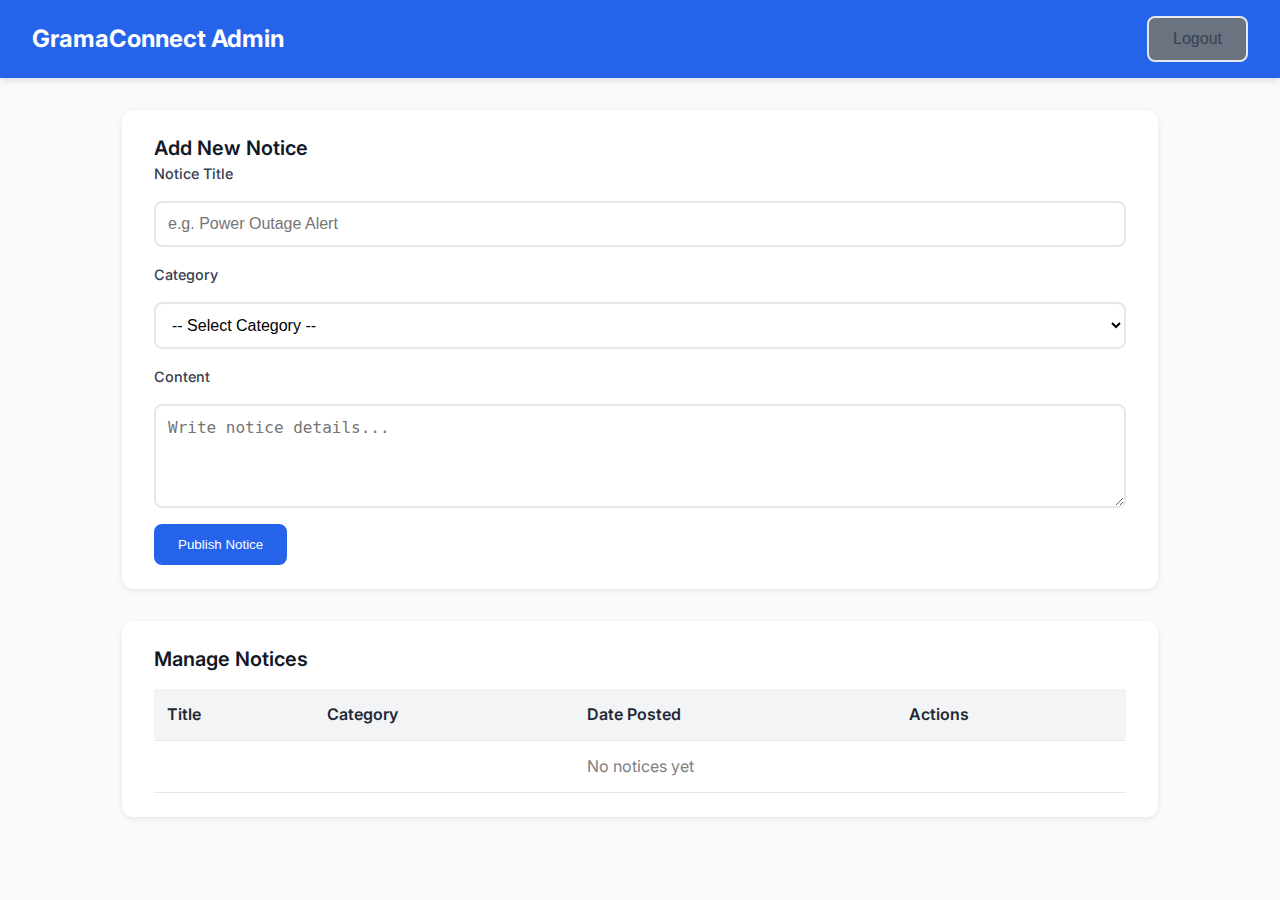
<file: src/main/java/org/example/gramaconnectweb/Frontend/pages/admin.html>
<!--<!DOCTYPE html>-->
<!--<html lang="en">-->
<!--<head>-->
<!--    <meta charset="UTF-8">-->
<!--    <meta name="viewport" content="width=device-width, initial-scale=1.0">-->
<!--    <title>Admin Dashboard - GramaConnect</title>-->
<!--    <link rel="stylesheet" href="../css/styles.css">-->
<!--    <link rel="preconnect" href="https://fonts.googleapis.com">-->
<!--    <link rel="preconnect" href="https://fonts.gstatic.com" crossorigin>-->
<!--    <link href="https://fonts.googleapis.com/css2?family=Inter:wght@400;500;600;700&display=swap" rel="stylesheet">-->
<!--</head>-->
<!--<body>-->
<!--&lt;!&ndash; Navigation &ndash;&gt;-->
<!--<nav class="navbar">-->
<!--    <div class="nav-container">-->
<!--        <div class="nav-brand">-->
<!--            <h1>GramaConnect</h1>-->
<!--            <span class="tagline">ගම් සම්බන්ධතාව</span>-->
<!--        </div>-->
<!--        <div class="nav-menu">-->
<!--            <button class="btn btn-secondary" id="logoutBtn">Logout</button>-->
<!--        </div>-->
<!--    </div>-->
<!--</nav>-->

<!--&lt;!&ndash; Main Container &ndash;&gt;-->
<!--<main class="main-container">-->
<!--    <section class="screen active module-screen admin-only">-->
<!--        <div class="module-header">-->
<!--            <a href="dashboard.html" class="back-btn">← Back</a>-->
<!--            <h2>Admin Dashboard</h2>-->
<!--        </div>-->

<!--        <div class="admin-stats">-->
<!--            <div class="stat-card">-->
<!--                <h3>Total Users</h3>-->
<!--                <span class="stat-number">1,247</span>-->
<!--                <p style="margin-top: 0.5rem; font-size: 0.9rem; color: #6b7280;">+12% this month</p>-->
<!--            </div>-->
<!--            <div class="stat-card">-->
<!--                <h3>Active Notices</h3>-->
<!--                <span class="stat-number">15</span>-->
<!--                <p style="margin-top: 0.5rem; font-size: 0.9rem; color: #6b7280;">3 pending approval</p>-->
<!--            </div>-->
<!--            <div class="stat-card">-->
<!--                <h3>Job Postings</h3>-->
<!--                <span class="stat-number">23</span>-->
<!--                <p style="margin-top: 0.5rem; font-size: 0.9rem; color: #6b7280;">8 new this week</p>-->
<!--            </div>-->
<!--            <div class="stat-card">-->
<!--                <h3>Health Updates</h3>-->
<!--                <span class="stat-number">8</span>-->
<!--                <p style="margin-top: 0.5rem; font-size: 0.9rem; color: #6b7280;">2 urgent alerts</p>-->
<!--            </div>-->
<!--        </div>-->

<!--        <div style="display: grid; gap: 2rem; margin-top: 2rem;">-->
<!--            <div class="card" style="background: white; padding: 2rem; border-radius: 16px; box-shadow: 0 4px 6px -1px rgba(0, 0, 0, 0.1);">-->
<!--                <h3>Quick Actions</h3>-->
<!--                <div class="admin-actions">-->
<!--                    <button class="btn btn-primary" onclick="moderateContent()">Moderate Content</button>-->
<!--                    <button class="btn btn-primary" onclick="manageUsers()">User Management</button>-->
<!--                    <button class="btn btn-primary" onclick="systemSettings()">System Settings</button>-->
<!--                    <button class="btn btn-primary" onclick="generateReports()">Generate Reports</button>-->
<!--                </div>-->
<!--            </div>-->

<!--            <div class="card" style="background: white; padding: 2rem; border-radius: 16px; box-shadow: 0 4px 6px -1px rgba(0, 0, 0, 0.1);">-->
<!--                <h3>Recent Activity</h3>-->
<!--                <div style="margin-top: 1rem;">-->
<!--                    <div style="padding: 1rem 0; border-bottom: 1px solid #f3f4f6;">-->
<!--                        <div style="display: flex; justify-content: space-between; align-items: center;">-->
<!--                            <div>-->
<!--                                <strong>New user registration</strong>-->
<!--                                <p style="margin: 0; font-size: 0.9rem; color: #6b7280;">Kasun Perera joined as Farmer</p>-->
<!--                            </div>-->
<!--                            <span style="font-size: 0.8rem; color: #6b7280;">2 hours ago</span>-->
<!--                        </div>-->
<!--                    </div>-->
<!--                    <div style="padding: 1rem 0; border-bottom: 1px solid #f3f4f6;">-->
<!--                        <div style="display: flex; justify-content: space-between; align-items: center;">-->
<!--                            <div>-->
<!--                                <strong>Notice posted</strong>-->
<!--                                <p style="margin: 0; font-size: 0.9rem; color: #6b7280;">Power outage alert published</p>-->
<!--                            </div>-->
<!--                            <span style="font-size: 0.8rem; color: #6b7280;">4 hours ago</span>-->
<!--                        </div>-->
<!--                    </div>-->
<!--                    <div style="padding: 1rem 0; border-bottom: 1px solid #f3f4f6;">-->
<!--                        <div style="display: flex; justify-content: space-between; align-items: center;">-->
<!--                            <div>-->
<!--                                <strong>Job application</strong>-->
<!--                                <p style="margin: 0; font-size: 0.9rem; color: #6b7280;">5 applications for Farm Assistant position</p>-->
<!--                            </div>-->
<!--                            <span style="font-size: 0.8rem; color: #6b7280;">6 hours ago</span>-->
<!--                        </div>-->
<!--                    </div>-->
<!--                    <div style="padding: 1rem 0;">-->
<!--                        <div style="display: flex; justify-content: space-between; align-items: center;">-->
<!--                            <div>-->
<!--                                <strong>Health update</strong>-->
<!--                                <p style="margin: 0; font-size: 0.9rem; color: #6b7280;">Vaccination drive announcement</p>-->
<!--                            </div>-->
<!--                            <span style="font-size: 0.8rem; color: #6b7280;">1 day ago</span>-->
<!--                        </div>-->
<!--                    </div>-->
<!--                </div>-->
<!--            </div>-->

<!--            <div class="card" style="background: white; padding: 2rem; border-radius: 16px; box-shadow: 0 4px 6px -1px rgba(0, 0, 0, 0.1);">-->
<!--                <h3>System Status</h3>-->
<!--                <div style="display: grid; gap: 1rem; margin-top: 1rem;">-->
<!--                    <div style="display: flex; justify-content: space-between; align-items: center; padding: 1rem; background: #f0fdf4; border-radius: 8px;">-->
<!--                        <span>Server Status</span>-->
<!--                        <span style="color: #10b981; font-weight: 600;">✓ Online</span>-->
<!--                    </div>-->
<!--                    <div style="display: flex; justify-content: space-between; align-items: center; padding: 1rem; background: #f0fdf4; border-radius: 8px;">-->
<!--                        <span>Database</span>-->
<!--                        <span style="color: #10b981; font-weight: 600;">✓ Connected</span>-->
<!--                    </div>-->
<!--                    <div style="display: flex; justify-content: space-between; align-items: center; padding: 1rem; background: #fffbeb; border-radius: 8px;">-->
<!--                        <span>Storage Usage</span>-->
<!--                        <span style="color: #f59e0b; font-weight: 600;">⚠ 78% Used</span>-->
<!--                    </div>-->
<!--                    <div style="display: flex; justify-content: space-between; align-items: center; padding: 1rem; background: #f0fdf4; border-radius: 8px;">-->
<!--                        <span>Last Backup</span>-->
<!--                        <span style="color: #10b981; font-weight: 600;">✓ 2 hours ago</span>-->
<!--                    </div>-->
<!--                </div>-->
<!--            </div>-->
<!--        </div>-->
<!--    </section>-->
<!--</main>-->

<!--&lt;!&ndash; Toast Notifications &ndash;&gt;-->
<!--<div id="toastContainer" class="toast-container"></div>-->

<!--<script src="js/auth.js"></script>-->
<!--<script src="js/admin.js"></script>-->
<!--</body>-->
<!--</html>-->
<!DOCTYPE html>
<html lang="en">
<head>
    <meta charset="UTF-8">
    <meta name="viewport" content="width=device-width, initial-scale=1.0">
    <title>Admin - Manage Notices | GramaConnect</title>
    <link rel="stylesheet" href="../css/styles.css">
    <link rel="preconnect" href="https://fonts.googleapis.com">
    <link rel="preconnect" href="https://fonts.gstatic.com" crossorigin>
    <link href="https://fonts.googleapis.com/css2?family=Inter:wght@400;500;600;700&display=swap" rel="stylesheet">
    <style>
        body {
            font-family: 'Inter', sans-serif;
            background: #f9fafb;
            margin: 0;
        }
        .navbar {
            background: #2563eb;
            color: white;
            padding: 1rem 2rem;
            display: flex;
            justify-content: space-between;
            align-items: center;
        }
        .navbar h1 { margin: 0; font-size: 1.5rem; }
        .main-container {
            padding: 2rem;
            max-width: 1100px;
            margin: auto;
        }
        .card {
            background: white;
            padding: 1.5rem 2rem;
            border-radius: 12px;
            box-shadow: 0 2px 6px rgba(0,0,0,0.08);
            margin-bottom: 2rem;
        }
        .card h3 {
            margin-top: 0;
            color: #111827;
        }
        .form-group {
            margin-bottom: 1rem;
        }
        label {
            font-weight: 500;
            margin-bottom: 0.5rem;
            display: block;
        }
        input, textarea, select {
            width: 100%;
            padding: 0.7rem;
            border: 1px solid #d1d5db;
            border-radius: 8px;
            font-size: 0.95rem;
        }
        button {
            background: #2563eb;
            color: white;
            padding: 0.8rem 1.5rem;
            border: none;
            border-radius: 8px;
            cursor: pointer;
            font-weight: 500;
        }
        button:hover {
            background: #1e40af;
        }
        table {
            width: 100%;
            border-collapse: collapse;
            margin-top: 1rem;
        }
        th, td {
            padding: 0.8rem;
            text-align: left;
            border-bottom: 1px solid #e5e7eb;
        }
        th {
            background: #f3f4f6;
            font-weight: 600;
        }
        .actions button {
            margin-right: 0.5rem;
            padding: 0.5rem 1rem;
            font-size: 0.85rem;
        }
        .btn-secondary { background: #6b7280; }
        .btn-danger { background: #dc2626; }
    </style>
</head>
<body>

<!-- Navbar -->
<nav class="navbar">
    <h1>GramaConnect Admin</h1>
    <button class="btn btn-secondary" id="logoutBtn">Logout</button>
</nav>

<main class="main-container">

    <!-- Add New Notice -->
    <div class="card">
        <h3>Add New Notice</h3>
        <form id="noticeForm">
            <div class="form-group">
                <label for="noticeTitle">Notice Title</label>
                <input type="text" id="noticeTitle" name="title" placeholder="e.g. Power Outage Alert" required>
            </div>
            <div class="form-group">
                <label for="noticeCategory">Category</label>
                <select id="noticeCategory" name="category" required>
                    <option value="">-- Select Category --</option>
                    <option value="General">General</option>
                    <option value="Meeting">Meeting</option>
                    <option value="Health">Health</option>
                    <option value="Farming">Farming</option>
                    <option value="Education">Education</option>
                </select>
            </div>
            <div class="form-group">
                <label for="noticeContent">Content</label>
                <textarea id="noticeContent" name="content" rows="4" placeholder="Write notice details..." required></textarea>
            </div>
            <button type="submit">Publish Notice</button>
        </form>
    </div>

    <!-- Manage Notices -->
    <div class="card">
        <h3>Manage Notices</h3>
        <table>
            <thead>
            <tr>
                <th>Title</th>
                <th>Category</th>
                <th>Date Posted</th>
                <th>Actions</th>
            </tr>
            </thead>
            <tbody id="noticeTable">
            <tr>
                <td>Power Outage in Village</td>
                <td>General</td>
                <td>2025-09-21</td>
                <td class="actions">
                    <button class="btn-secondary">Edit</button>
                    <button class="btn-danger">Delete</button>
                </td>
            </tr>
            <tr>
                <td>Fertilizer Distribution</td>
                <td>Farming</td>
                <td>2025-09-20</td>
                <td class="actions">
                    <button class="btn-secondary">Edit</button>
                    <button class="btn-danger">Delete</button>
                </td>
            </tr>
            </tbody>
        </table>
    </div>

</main>

<script>
    // admin-notices.js

    // Select DOM elements
    const noticeForm = document.getElementById("noticeForm");
    const noticeTable = document.getElementById("noticeTable");

    // Load notices from localStorage (or empty array if none)
    let notices = JSON.parse(localStorage.getItem("notices")) || [];

    // Render notices into table
    function renderNotices() {
        noticeTable.innerHTML = ""; // Clear old rows

        if (notices.length === 0) {
            noticeTable.innerHTML = `<tr><td colspan="4" style="text-align:center; color:gray;">No notices yet</td></tr>`;
            return;
        }

        notices.forEach((notice, index) => {
            const row = document.createElement("tr");

            row.innerHTML = `
            <td>${notice.title}</td>
            <td>${notice.category}</td>
            <td>${notice.date}</td>
            <td class="actions">
                <button class="btn-secondary" onclick="editNotice(${index})">Edit</button>
                <button class="btn-danger" onclick="deleteNotice(${index})">Delete</button>
            </td>
        `;

            noticeTable.appendChild(row);
        });
    }

    // Add new notice
    noticeForm.addEventListener("submit", function (e) {
        e.preventDefault();

        const title = document.getElementById("noticeTitle").value.trim();
        const category = document.getElementById("noticeCategory").value;
        const content = document.getElementById("noticeContent").value.trim();

        if (!title || !category || !content) {
            alert("Please fill in all fields.");
            return;
        }

        const newNotice = {
            title,
            category,
            content,
            date: new Date().toISOString().split("T")[0] // YYYY-MM-DD
        };

        notices.push(newNotice);
        localStorage.setItem("notices", JSON.stringify(notices));

        renderNotices();
        noticeForm.reset();
        alert("Notice added successfully!");
    });

    // Edit notice
    window.editNotice = function (index) {
        const notice = notices[index];

        // Pre-fill form
        document.getElementById("noticeTitle").value = notice.title;
        document.getElementById("noticeCategory").value = notice.category;
        document.getElementById("noticeContent").value = notice.content;

        // Remove old entry
        notices.splice(index, 1);
        localStorage.setItem("notices", JSON.stringify(notices));
        renderNotices();
    };

    // Delete notice
    window.deleteNotice = function (index) {
        if (confirm("Are you sure you want to delete this notice?")) {
            notices.splice(index, 1);
            localStorage.setItem("notices", JSON.stringify(notices));
            renderNotices();
        }
    };

    // Initial render
    renderNotices();

</script>
</body>
</html>
</file>
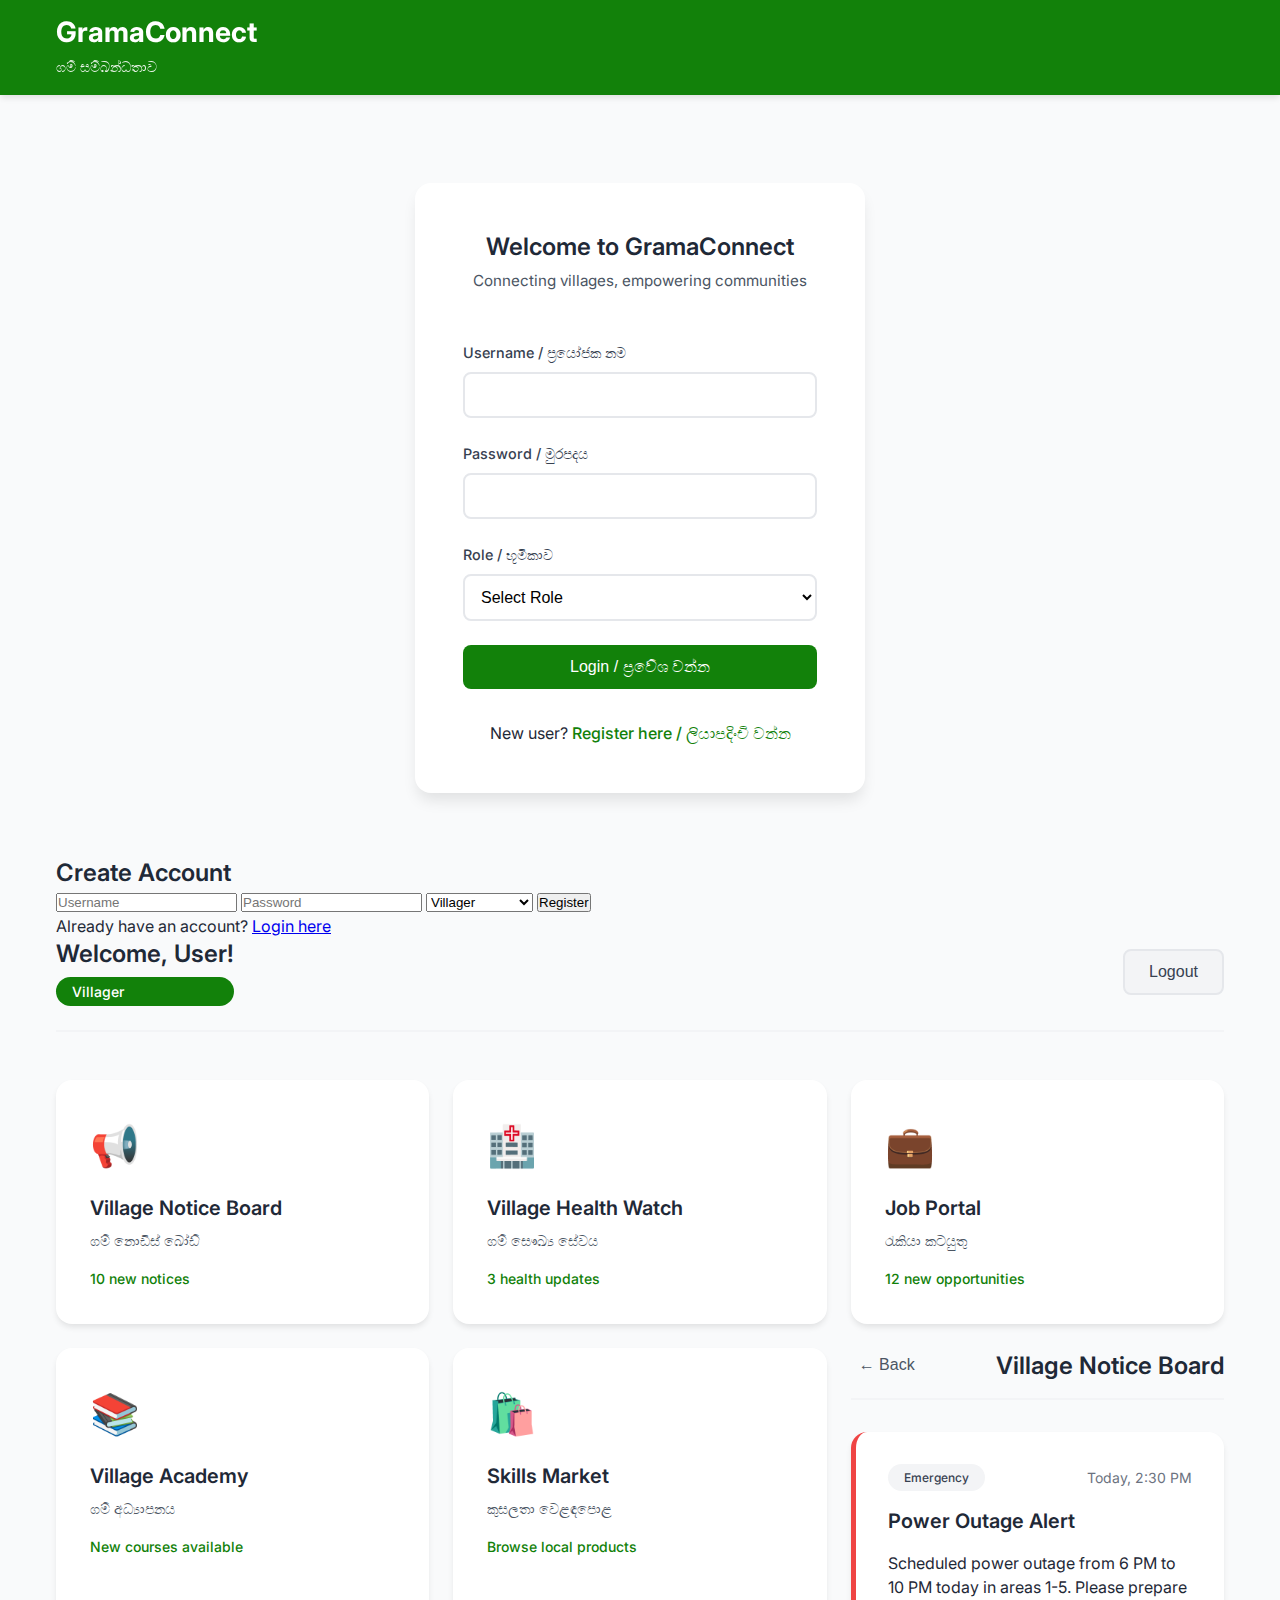
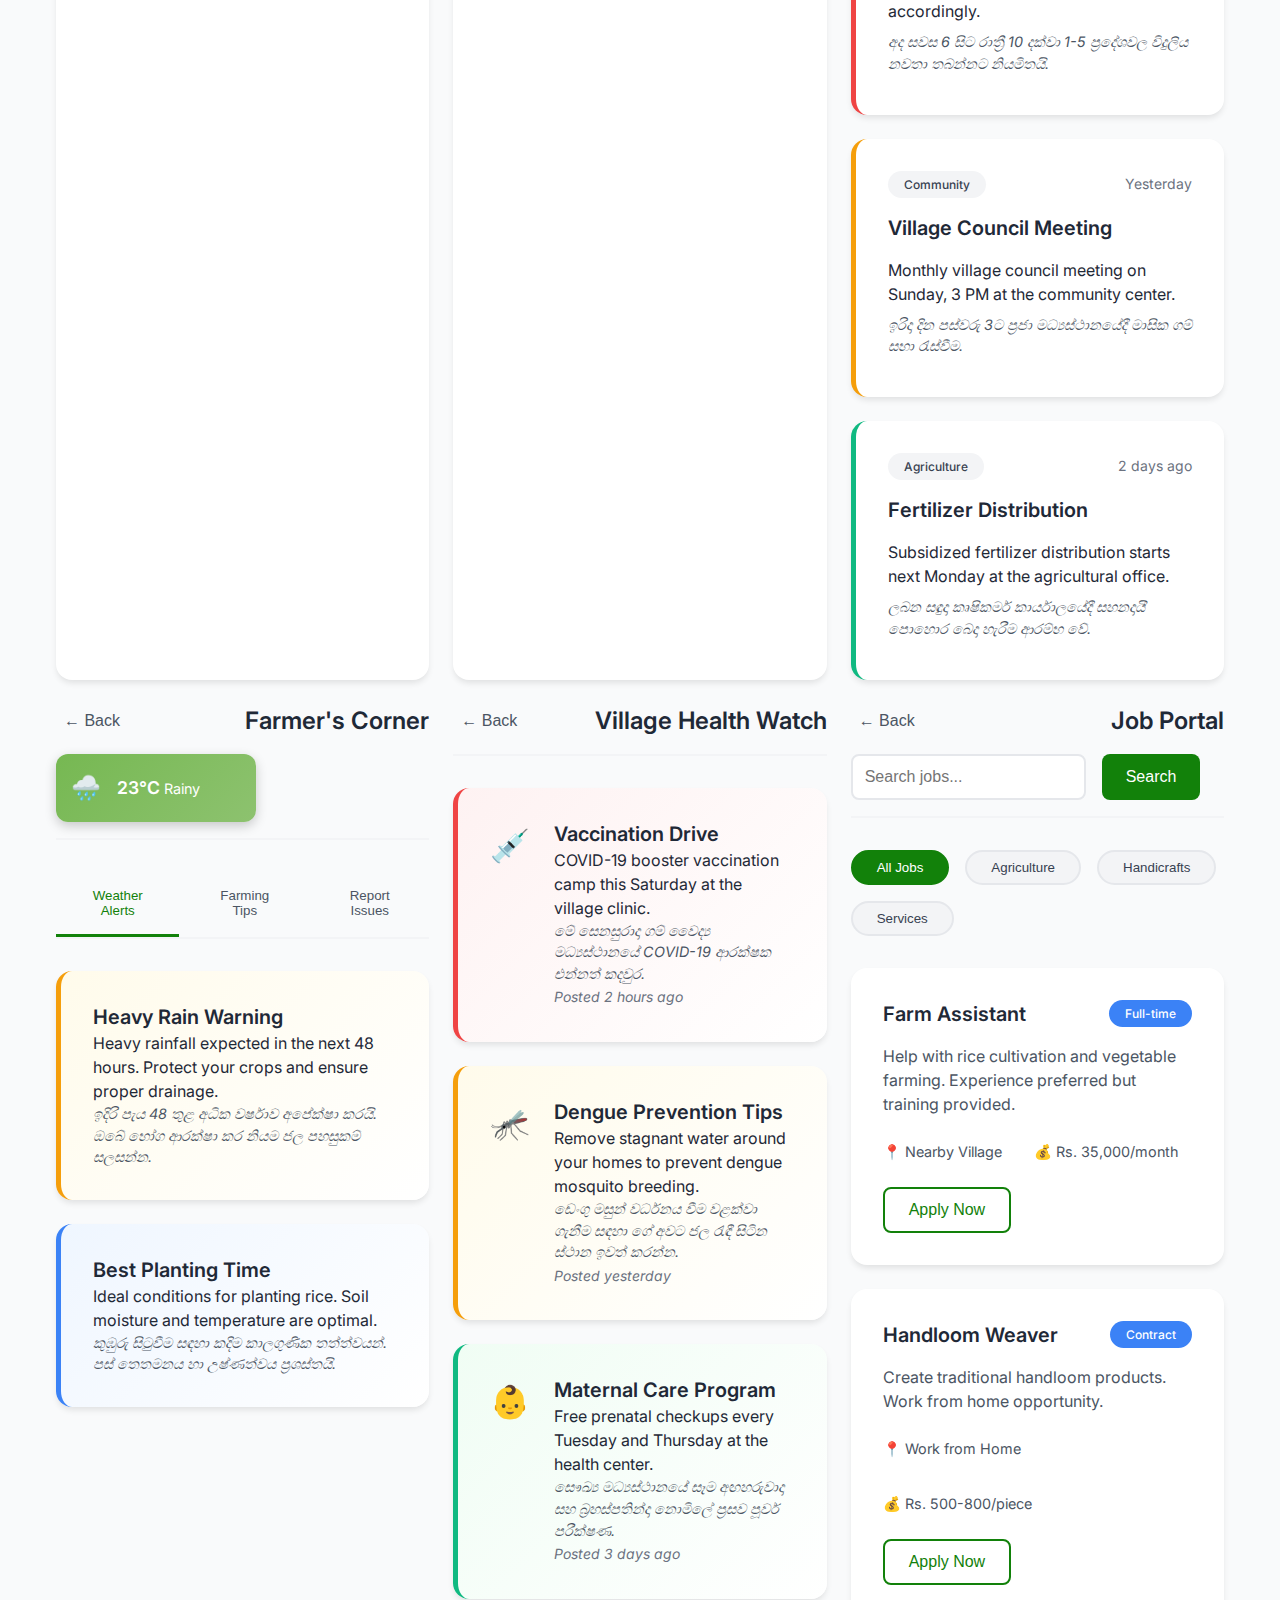
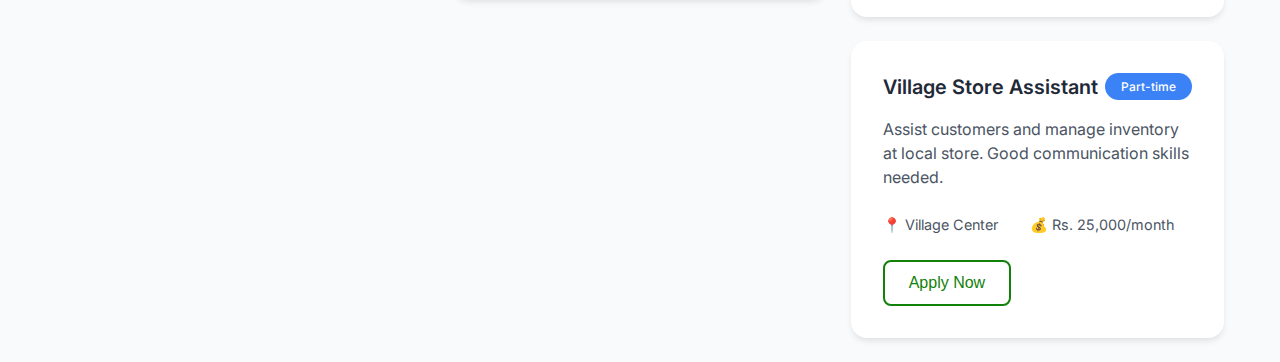
<file: src/main/java/org/example/gramaconnectweb/Frontend/pages/indexx.html>
<!DOCTYPE html>
<html lang="en">
<head>
    <meta charset="UTF-8">
    <meta name="viewport" content="width=device-width, initial-scale=1.0">
    <title>GramaConnect - Smart Village Platform</title>
    <link rel="stylesheet" href="../css/styles.css">
    <link rel="preconnect" href="https://fonts.googleapis.com">
    <link rel="preconnect" href="https://fonts.gstatic.com" crossorigin>
    <link href="https://fonts.googleapis.com/css2?family=Inter:wght@400;500;600;700&display=swap" rel="stylesheet">
</head>
<body>
<!-- Navigation -->
<nav class="navbar" id="navbar">
    <div class="nav-container">
        <div class="nav-brand">
            <h1>GramaConnect</h1>
            <span class="tagline">ගම් සම්බන්ධතාව</span>
        </div>
        <div class="nav-menu" id="navMenu">
            <button class="nav-toggle" id="navToggle">
                <span></span>
                <span></span>
                <span></span>
            </button>
        </div>
    </div>
</nav>

<!-- Main Container -->
<main class="main-container">
    <!-- Login Screen -->
    <section id="loginScreen" class="screen active">
        <div class="login-container">
            <div class="login-header">
                <h2>Welcome to GramaConnect</h2>
                <p>Connecting villages, empowering communities</p>
            </div>

            <form class="login-form" id="loginForm">
                <div class="form-group">
                    <label for="username">Username / ප්‍රයෝජක නම</label>
                    <input type="text" id="username" name="username" required>
                </div>

                <div class="form-group">
                    <label for="password">Password / මුරපදය</label>
                    <input type="password" id="password" name="password" required>
                </div>

                <div class="form-group">
                    <label for="userRole">Role / භූමිකාව</label>
                    <select id="userRole" name="userRole" required>
                        <option value="">Select Role</option>
                        <option value="villager">Villager / ගම්වැසියා</option>
                        <option value="farmer">Farmer / ගොවියා</option>
                        <option value="health-worker">Health Worker / සෞඛ්‍ය සේවකයා</option>
                        <option value="teacher">Teacher / ගුරුවරයා</option>
                        <option value="admin">Administrator / පරිපාලක</option>
                    </select>
                </div>

                <button type="submit" class="btn btn-primary">Login / ප්‍රවේශ වන්න</button>
            </form>

            <div class="login-footer">
                <p>New user? <a href="#" id="registerLink" onclick="showScreen('registerScreen')">Register here / ලියාපදිංචි වන්න</a></p>
            </div>
        </div>
    </section>
    <!-- Registration Screen -->
    <section id="registerScreen" class="screen">
        <div class="form-container">
            <h2>Create Account</h2>
            <input type="text" id="regUsername" placeholder="Username" required>
            <input type="password" id="regPassword" placeholder="Password" required>
            <select id="regRole">
                <option value="villager">Villager</option>
                <option value="farmer">Farmer</option>
                <option value="teacher">Teacher</option>
                <option value="health-worker">Health Worker</option>
            </select>
            <button onclick="registerUser()">Register</button>
            <p>Already have an account? <a href="#" onclick="showScreen('loginScreen')">Login here</a></p>
        </div>
    </section>


    <!-- Dashboard Screen -->
    <section id="dashboardScreen" class="screen">
        <div class="dashboard-header">
            <div class="user-info">
                <h2 id="welcomeMessage">Welcome, User!</h2>
                <p id="userRoleBadge" class="role-badge">Villager</p>
            </div>
            <button class="btn btn-secondary" id="logoutBtn">Logout</button>
        </div>

        <div class="dashboard-grid">
            <!-- Village Notice Board -->
            <div class="dashboard-card" data-module="notices">
                <div class="card-icon">📢</div>
                <h3>Village Notice Board</h3>
                <p>ගම් නොඩිස් බෝඩ්</p>
                <div class="card-stats">
                    <span id="noticesCount">5 new notices</span>
                </div>
            </div>

            <!-- Farmer's Corner -->
            <div class="dashboard-card farmer-only" data-module="farming">
                <div class="card-icon">🌾</div>
                <h3>Farmer's Corner</h3>
                <p>ගොවි කෙළවර</p>
                <div class="card-stats">
                    <span>Weather alerts, Tips</span>
                </div>
            </div>

            <!-- Village Health Watch -->
            <div class="dashboard-card" data-module="health">
                <div class="card-icon">🏥</div>
                <h3>Village Health Watch</h3>
                <p>ගම් සෞඛ්‍ය සේවය</p>
                <div class="card-stats">
                    <span>3 health updates</span>
                </div>
            </div>

            <!-- Job Portal -->
            <div class="dashboard-card" data-module="jobs">
                <div class="card-icon">💼</div>
                <h3>Job Portal</h3>
                <p>රැකියා කටයුතු</p>
                <div class="card-stats">
                    <span>12 new opportunities</span>
                </div>
            </div>

            <!-- Village Academy -->
            <div class="dashboard-card" data-module="education">
                <div class="card-icon">📚</div>
                <h3>Village Academy</h3>
                <p>ගම් අධ්‍යාපනය</p>
                <div class="card-stats">
                    <span>New courses available</span>
                </div>
            </div>

            <!-- Skills Market -->
            <div class="dashboard-card" data-module="market">
                <div class="card-icon">🛍️</div>
                <h3>Skills Market</h3>
                <p>කුසලතා වෙළඳපොළ</p>
                <div class="card-stats">
                    <span>Browse local products</span>
                </div>
            </div>
<!--            &lt;!&ndash; Education Screen &ndash;&gt;-->
<!--            <section id="educationScreen" class="screen module-screen">-->
<!--                <div class="module-header">-->
<!--                    <button class="back-btn" data-target="dashboardScreen">← Back</button>-->
<!--                    <h2>Village Academy</h2>-->
<!--                </div>-->
<!--                <div class="content">-->
<!--                    <div class="card">-->
<!--                        <h3>Online Lessons</h3>-->
<!--                        <p>Math, Science, English tutorials available.</p>-->
<!--                        <button onclick="showToast('Lesson started')">Start Lesson</button>-->
<!--                    </div>-->
<!--                    <div class="card">-->
<!--                        <h3>Upcoming Events</h3>-->
<!--                        <ul>-->
<!--                            <li>📅 Career Guidance - 15th Sep</li>-->
<!--                            <li>📅 Tech Workshop - 22nd Sep</li>-->
<!--                        </ul>-->
<!--                    </div>-->
<!--                </div>-->
<!--            </section>-->

<!--            &lt;!&ndash; Market Screen &ndash;&gt;-->
<!--            <section id="marketScreen" class="screen module-screen">-->
<!--                <div class="module-header">-->
<!--                    <button class="back-btn" data-target="dashboardScreen">← Back</button>-->
<!--                    <h2>Skills Market</h2>-->
<!--                </div>-->
<!--                <div class="content">-->
<!--                    <div class="card">-->
<!--                        <h3>Local Talents</h3>-->
<!--                        <ul>-->
<!--                            <li>🧵 Handicrafts - Rs. 1200</li>-->
<!--                            <li>🍯 Organic Honey - Rs. 800</li>-->
<!--                            <li>🎨 Painting Lessons - Rs. 1500</li>-->
<!--                        </ul>-->
<!--                    </div>-->
<!--                    <div class="card">-->
<!--                        <h3>Sell Your Skill</h3>-->
<!--                        <input type="text" id="skillName" placeholder="Your skill/product">-->
<!--                        <input type="number" id="skillPrice" placeholder="Price (Rs)">-->
<!--                        <button onclick="addSkill()">Post</button>-->
<!--                    </div>-->
<!--                </div>-->
<!--            </section>-->


<!--            &lt;!&ndash; Admin Dashboard &ndash;&gt;-->
<!--            <div class="dashboard-card admin-only" data-module="admin">-->
<!--                <div class="card-icon">⚙️</div>-->
<!--                <h3>Admin Dashboard</h3>-->
<!--                <p>පරිපාලන පුවරුව</p>-->
<!--                <div class="card-stats">-->
<!--                    <span>Manage platform</span>-->
<!--                </div>-->
<!--            </div>-->
<!--        </div>-->
<!--    </section>-->

    <!-- Village Notice Board -->
    <section id="noticesScreen" class="screen module-screen">
        <div class="module-header">
            <button class="back-btn" data-target="dashboardScreen">← Back</button>
            <h2>Village Notice Board</h2>
            <button class="btn btn-primary add-notice-btn admin-only">+ Add Notice</button>
        </div>

        <div class="notices-container">
            <div class="notice-item priority-high">
                <div class="notice-header">
                    <span class="notice-category">Emergency</span>
                    <span class="notice-date">Today, 2:30 PM</span>
                </div>
                <h3>Power Outage Alert</h3>
                <p>Scheduled power outage from 6 PM to 10 PM today in areas 1-5. Please prepare accordingly.</p>
                <p class="sinhala">අද සවස 6 සිට රාත්‍රී 10 දක්වා 1-5 ප්‍රදේශවල විදුලිය නවතා තබන්නට නියමිතයි.</p>
            </div>

            <div class="notice-item priority-medium">
                <div class="notice-header">
                    <span class="notice-category">Community</span>
                    <span class="notice-date">Yesterday</span>
                </div>
                <h3>Village Council Meeting</h3>
                <p>Monthly village council meeting on Sunday, 3 PM at the community center.</p>
                <p class="sinhala">ඉරිදා දින පස්වරු 3ට ප්‍රජා මධ්‍යස්ථානයේදී මාසික ගම් සභා රැස්වීම.</p>
            </div>

            <div class="notice-item priority-low">
                <div class="notice-header">
                    <span class="notice-category">Agriculture</span>
                    <span class="notice-date">2 days ago</span>
                </div>
                <h3>Fertilizer Distribution</h3>
                <p>Subsidized fertilizer distribution starts next Monday at the agricultural office.</p>
                <p class="sinhala">ලබන සඳුදා කෘෂිකර්ම කාර්යාලයේදී සහනදායී පොහොර බෙදා හැරීම ආරම්භ වේ.</p>
            </div>
        </div>
    </section>

    <!-- Farmer's Corner -->
    <section id="farmingScreen" class="screen module-screen">
        <div class="module-header">
            <button class="back-btn" data-target="dashboardScreen">← Back</button>
            <h2>Farmer's Corner</h2>
            <div class="weather-widget">
                <div class="weather-icon">☀️</div>
                <div class="weather-info">
                    <span class="temp">28°C</span>
                    <span class="condition">Sunny</span>
                </div>
            </div>
        </div>

        <div class="farming-tabs">
            <button class="tab-btn active" data-tab="alerts">Weather Alerts</button>
            <button class="tab-btn" data-tab="tips">Farming Tips</button>
            <button class="tab-btn" data-tab="report">Report Issues</button>
        </div>

        <div class="tab-content active" data-content="alerts">
            <div class="alert-card warning">
                <h3>Heavy Rain Warning</h3>
                <p>Heavy rainfall expected in the next 48 hours. Protect your crops and ensure proper drainage.</p>
                <p class="sinhala">ඉදිරි පැය 48 තුළ අධික වර්ෂාව අපේක්ෂා කරයි. ඔබේ භෝග ආරක්ෂා කර නියම ජල පහසුකම් සලසන්න.</p>
            </div>

            <div class="alert-card info">
                <h3>Best Planting Time</h3>
                <p>Ideal conditions for planting rice. Soil moisture and temperature are optimal.</p>
                <p class="sinhala">කුඹුරු සිටුවීම සඳහා කදිම කාලගුණික තත්ත්වයන්. පස් තෙතමනය හා උෂ්ණත්වය ප්‍රශස්තයි.</p>
            </div>
        </div>

        <div class="tab-content" data-content="tips">
            <div class="tip-card">
                <h3>Pest Management</h3>
                <p>Natural pest control using neem oil and companion planting techniques.</p>
                <div class="tip-actions">
                    <button class="btn btn-outline">Learn More</button>
                </div>
            </div>

            <div class="tip-card">
                <h3>Soil Health</h3>
                <p>How to maintain soil fertility using organic compost and crop rotation.</p>
                <div class="tip-actions">
                    <button class="btn btn-outline">Learn More</button>
                </div>
            </div>
        </div>

        <div class="tab-content" data-content="report">
            <div class="report-form">
                <h3>Report Crop Issues</h3>
                <form class="crop-report-form">
                    <div class="form-group">
                        <label>Issue Type</label>
                        <select required>
                            <option value="">Select issue type</option>
                            <option value="pest">Pest Attack</option>
                            <option value="disease">Plant Disease</option>
                            <option value="weather">Weather Damage</option>
                            <option value="other">Other</option>
                        </select>
                    </div>

                    <div class="form-group">
                        <label>Description</label>
                        <textarea placeholder="Describe the issue..." required></textarea>
                    </div>

                    <div class="form-group">
                        <label>Upload Photo</label>
                        <input type="file" accept="image/*" class="file-input">
                    </div>

                    <button type="submit" class="btn btn-primary">Submit Report</button>
                </form>
            </div>
        </div>
    </section>

    <!-- Village Health Watch -->
    <section id="healthScreen" class="screen module-screen">
        <div class="module-header">
            <button class="back-btn" data-target="dashboardScreen">← Back</button>
            <h2>Village Health Watch</h2>
            <button class="btn btn-primary health-worker-only">+ Add Health Update</button>
        </div>

        <div class="health-updates">
            <div class="health-card urgent">
                <div class="health-icon">💉</div>
                <div class="health-content">
                    <h3>Vaccination Drive</h3>
                    <p>COVID-19 booster vaccination camp this Saturday at the village clinic.</p>
                    <p class="sinhala">මේ සෙනසුරාදා ගම් වෛද්‍ය මධ්‍යස්ථානයේ COVID-19 ආරක්ෂක එන්නත් කදවුර.</p>
                    <span class="health-date">Posted 2 hours ago</span>
                </div>
            </div>

            <div class="health-card prevention">
                <div class="health-icon">🦟</div>
                <div class="health-content">
                    <h3>Dengue Prevention Tips</h3>
                    <p>Remove stagnant water around your homes to prevent dengue mosquito breeding.</p>
                    <p class="sinhala">ඩෙංගු මසුන් වර්ධනය වීම වළක්වා ගැනීම සඳහා ගේ අවට ජල රැඳී සිටින ස්ථාන ඉවත් කරන්න.</p>
                    <span class="health-date">Posted yesterday</span>
                </div>
            </div>

            <div class="health-card maternal">
                <div class="health-icon">👶</div>
                <div class="health-content">
                    <h3>Maternal Care Program</h3>
                    <p>Free prenatal checkups every Tuesday and Thursday at the health center.</p>
                    <p class="sinhala">සෞඛ්‍ය මධ්‍යස්ථානයේ සෑම අඟහරුවාදා සහ බ්‍රහස්පතින්දා නොමිලේ ප්‍රසව පූර්ව පරීක්ෂණ.</p>
                    <span class="health-date">Posted 3 days ago</span>
                </div>
            </div>
        </div>
    </section>

    <!-- Job Portal -->
    <section id="jobsScreen" class="screen module-screen">
        <div class="module-header">
            <button class="back-btn" data-target="dashboardScreen">← Back</button>
            <h2>Job Portal</h2>
            <div class="search-bar">
                <input type="text" placeholder="Search jobs..." id="jobSearch">
                <button class="btn btn-primary">Search</button>
            </div>
        </div>

        <div class="job-filters">
            <button class="filter-btn active" data-filter="all">All Jobs</button>
            <button class="filter-btn" data-filter="agriculture">Agriculture</button>
            <button class="filter-btn" data-filter="handicrafts">Handicrafts</button>
            <button class="filter-btn" data-filter="services">Services</button>
        </div>

        <div class="jobs-list">
            <div class="job-card" data-category="agriculture">
                <div class="job-header">
                    <h3>Farm Assistant</h3>
                    <span class="job-type">Full-time</span>
                </div>
                <p class="job-description">Help with rice cultivation and vegetable farming. Experience preferred but training provided.</p>
                <div class="job-details">
                    <span class="job-location">📍 Nearby Village</span>
                    <span class="job-salary">💰 Rs. 35,000/month</span>
                </div>
                <button class="btn btn-outline">Apply Now</button>
            </div>

            <div class="job-card" data-category="handicrafts">
                <div class="job-header">
                    <h3>Handloom Weaver</h3>
                    <span class="job-type">Contract</span>
                </div>
                <p class="job-description">Create traditional handloom products. Work from home opportunity.</p>
                <div class="job-details">
                    <span class="job-location">📍 Work from Home</span>
                    <span class="job-salary">💰 Rs. 500-800/piece</span>
                </div>
                <button class="btn btn-outline">Apply Now</button>
            </div>

            <div class="job-card" data-category="services">
                <div class="job-header">
                    <h3>Village Store Assistant</h3>
                    <span class="job-type">Part-time</span>
                </div>
                <p class="job-description">Assist customers and manage inventory at local store. Good communication skills needed.</p>
                <div class="job-details">
                    <span class="job-location">📍 Village Center</span>
                    <span class="job-salary">💰 Rs. 25,000/month</span>
                </div>
                <button class="btn btn-outline">Apply Now</button>
            </div>
        </div>
    </section>

    <!-- Admin Dashboard -->
    <section id="adminScreen" class="screen module-screen admin-only">
        <div class="module-header">
            <button class="back-btn" data-target="dashboardScreen">← Back</button>
            <h2>Admin Dashboard</h2>
        </div>

        <div class="admin-stats">
            <div class="stat-card">
                <h3>Total Users</h3>
                <span class="stat-number">1,247</span>
            </div>
            <div class="stat-card">
                <h3>Active Notices</h3>
                <span class="stat-number">15</span>
            </div>
            <div class="stat-card">
                <h3>Job Postings</h3>
                <span class="stat-number">23</span>
            </div>
            <div class="stat-card">
                <h3>Health Updates</h3>
                <span class="stat-number">8</span>
            </div>
        </div>

        <div class="admin-actions">
            <button class="btn btn-primary">Moderate Content</button>
            <button class="btn btn-primary">User Management</button>
            <button class="btn btn-primary">System Settings</button>
            <button class="btn btn-primary">Generate Reports</button>
        </div>
    </section>
</main>

<!-- Toast Notifications -->
<div id="toastContainer" class="toast-container"></div>

<script src="../js/script.js"></script>
</body>
</html>
</file>
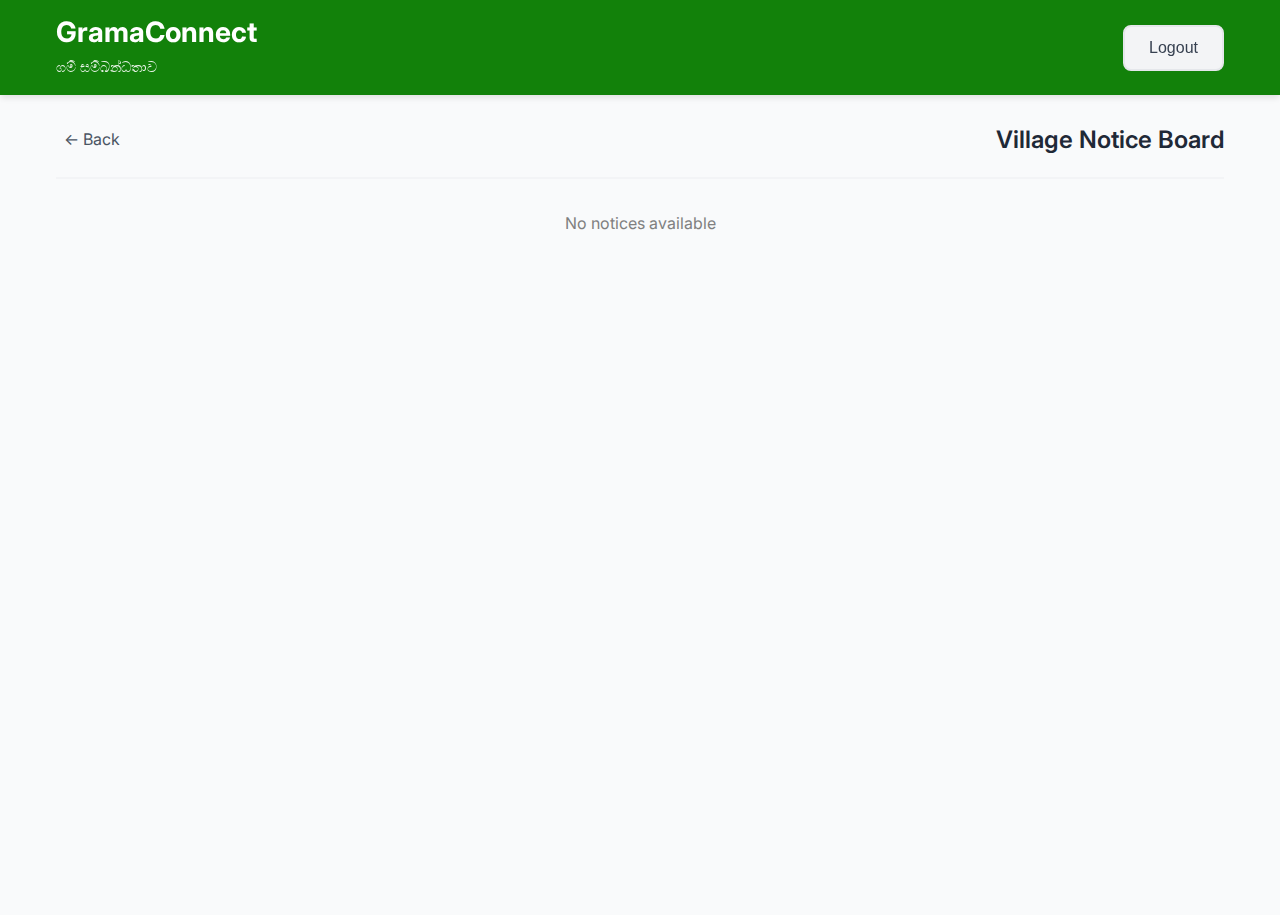
<file: src/main/java/org/example/gramaconnectweb/Frontend/pages/noticeBoard.html>
<!DOCTYPE html>
<html lang="en">
<head>
    <meta charset="UTF-8">
    <meta name="viewport" content="width=device-width, initial-scale=1.0">
    <title>Notice Board - GramaConnect</title>
    <link rel="stylesheet" href="../css/styles.css">
    <link rel="preconnect" href="https://fonts.googleapis.com">
    <link rel="preconnect" href="https://fonts.gstatic.com" crossorigin>
    <link href="https://fonts.googleapis.com/css2?family=Inter:wght@400;500;600;700&display=swap" rel="stylesheet">


</head>
<body>
<!-- Navigation -->
<nav class="navbar">
    <div class="nav-container">
        <div class="nav-brand">
            <h1>GramaConnect</h1>
            <span class="tagline">ගම් සම්බන්ධතාව</span>
        </div>
        <div class="nav-menu">
            <button class="btn btn-secondary" id="logoutBtn">Logout</button>
        </div>
    </div>
</nav>

<!-- Main Container -->
<main class="main-container">
    <section class="screen active module-screen">
        <div class="module-header">
            <a href="dashboard.html" class="back-btn">← Back</a>
            <h2>Village Notice Board</h2>
            <button class="btn btn-primary add-notice-btn admin-only">+ Add Notice</button>
        </div>

        <div class="notices-container">
            <div class="notice-item priority-high">
                <div class="notice-header">
                    <span class="notice-category">Emergency</span>
                    <span class="notice-date">Today, 2:30 PM</span>
                </div>
                <h3>Power Outage Alert</h3>
                <p>Scheduled power outage from 6 PM to 10 PM today in areas 1-5. Please prepare accordingly.</p>
                <p class="sinhala">අද සවස 6 සිට රාත්‍රී 10 දක්වා 1-5 ප්‍රදේශවල විදුලිය නවතා තබන්නට නියමිතයි.</p>
            </div>

            <div class="notice-item priority-medium">
                <div class="notice-header">
                    <span class="notice-category">Community</span>
                    <span class="notice-date">Yesterday</span>
                </div>
                <h3>Village Council Meeting</h3>
                <p>Monthly village council meeting on Sunday, 3 PM at the community center.</p>
                <p class="sinhala">ඉරිදා දින පස්වරු 3ට ප්‍රජා මධ්‍යස්ථානයේදී මාසික ගම් සභා රැස්වීම.</p>
            </div>

            <div class="notice-item priority-low">
                <div class="notice-header">
                    <span class="notice-category">Agriculture</span>
                    <span class="notice-date">2 days ago</span>
                </div>
                <h3>Fertilizer Distribution</h3>
                <p>Subsidized fertilizer distribution starts next Monday at the agricultural office.</p>
                <p class="sinhala">ලබන සඳුදා කෘෂිකර්ම කාර්යාලයේදී සහනදායී පොහොර බෙදා හැරීම ආරම්භ වේ.</p>
            </div>

            <div class="notice-item priority-medium">
                <div class="notice-header">
                    <span class="notice-category">Health</span>
                    <span class="notice-date">3 days ago</span>
                </div>
                <h3>Medical Camp</h3>
                <p>Free medical checkup camp next Friday from 9 AM to 4 PM at the village hall.</p>
                <p class="sinhala">ලබන සිකුරාදා උදේ 9 සිට සවස 4 දක්වා ගම් සභාවේ නොමිලේ වෛද්‍ය පරීක්ෂණ කදවුර.</p>
            </div>

            <div class="notice-item priority-low">
                <div class="notice-header">
                    <span class="notice-category">Education</span>
                    <span class="notice-date">1 week ago</span>
                </div>
                <h3>Computer Classes</h3>
                <p>Basic computer literacy classes starting next month. Registration open for all ages.</p>
                <p class="sinhala">ලබන මාසයේ සිට මූලික පරිගණක දැනුම පන්ති ආරම්භ වේ. සියලු වයස්වල අයට ලියාපදිංචි විය හැක.</p>
            </div>
        </div>
    </section>
</main>

<!-- Toast Notifications -->
<div id="toastContainer" class="toast-container"></div>
<script>
    // notices.js

    const noticesContainer = document.querySelector(".notices-container");

    // Load notices from localStorage (or empty array if none)
    let notices = JSON.parse(localStorage.getItem("notices")) || [];

    // Function to render notices
    function renderNoticeBoard() {
        noticesContainer.innerHTML = ""; // Clear old notices

        if (notices.length === 0) {
            noticesContainer.innerHTML = `<p style="text-align:center; color:gray;">No notices available</p>`;
            return;
        }

        notices.forEach((notice) => {
            const noticeDiv = document.createElement("div");
            noticeDiv.className = `notice-item priority-${getPriority(notice.category)}`;

            noticeDiv.innerHTML = `
            <div class="notice-header">
                <span class="notice-category">${notice.category}</span>
                <span class="notice-date">${notice.date}</span>
            </div>
            <h3>${notice.title}</h3>
            <p>${notice.content}</p>
        `;

            noticesContainer.appendChild(noticeDiv);
        });
    }

    // Helper: assign priority class based on category
    function getPriority(category) {
        switch (category.toLowerCase()) {
            case "emergency":
            case "health":
                return "high";
            case "community":
            case "meeting":
                return "medium";
            default:
                return "low";
        }
    }

    // Initial render
    renderNoticeBoard();

</script>
</body>
</html>
</file>
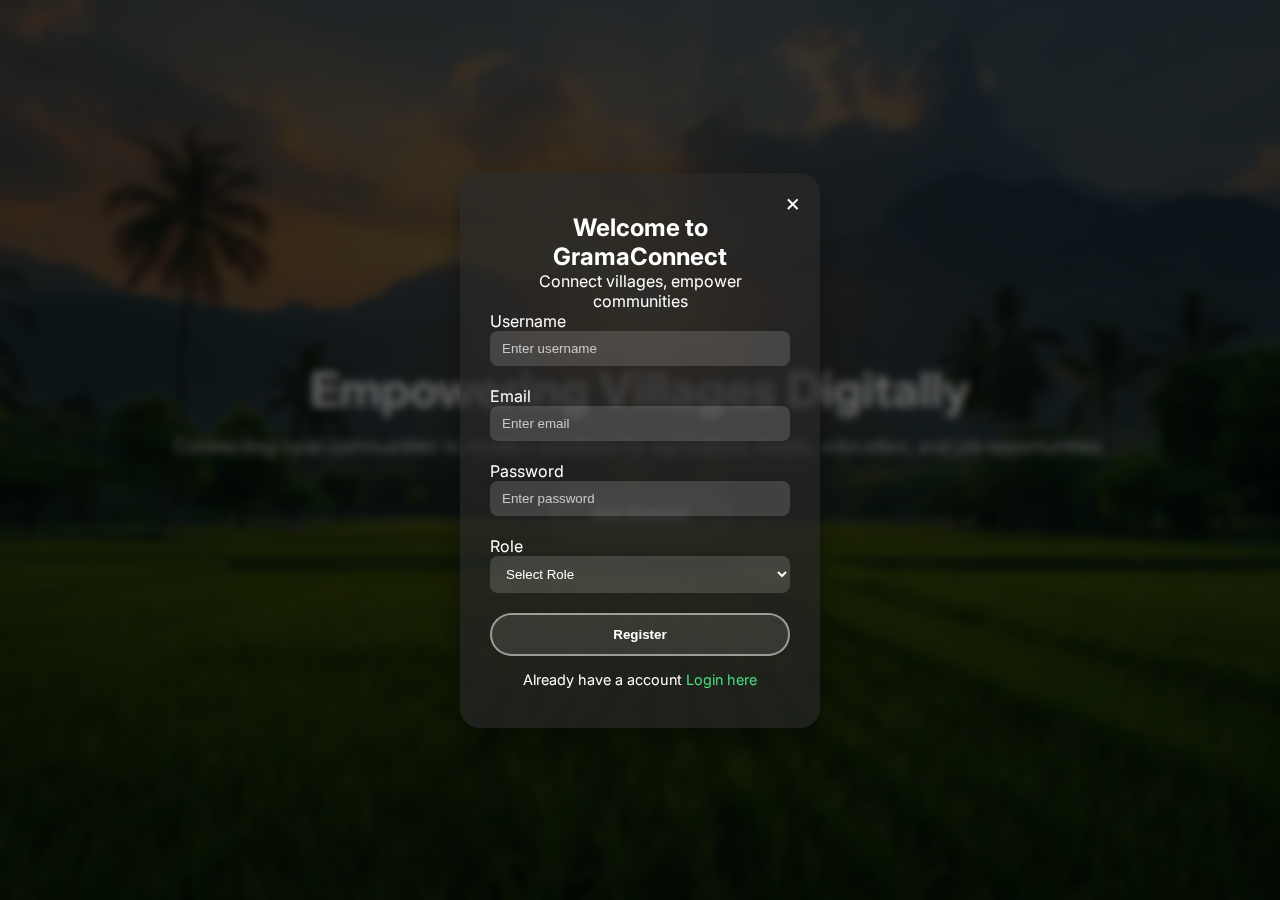
<file: src/main/java/org/example/gramaconnectweb/Frontend/pages/register.html>
<!--<!DOCTYPE html>-->
<!--<html lang="en">-->
<!--<head>-->
<!--    <meta charset="UTF-8">-->
<!--    <meta name="viewport" content="width=device-width, initial-scale=1.0">-->
<!--    <title>Register - GramaConnect</title>-->
<!--    <link rel="stylesheet" href="../css/styles.css">-->
<!--    <link rel="preconnect" href="https://fonts.googleapis.com">-->
<!--    <link rel="preconnect" href="https://fonts.gstatic.com" crossorigin>-->
<!--    <link href="https://fonts.googleapis.com/css2?family=Inter:wght@400;500;600;700&display=swap" rel="stylesheet">-->
<!--</head>-->
<!--<body>-->
<!--&lt;!&ndash; Navigation &ndash;&gt;-->
<!--<nav class="navbar">-->
<!--    <div class="nav-container">-->
<!--        <div class="nav-brand">-->
<!--            <h1>GramaConnect</h1>-->
<!--            <span class="tagline">ගම් සම්බන්ධතාව</span>-->
<!--        </div>-->
<!--    </div>-->
<!--</nav>-->

<!--&lt;!&ndash; Main Container &ndash;&gt;-->
<!--<main class="main-container">-->
<!--    <section class="screen active">-->
<!--        <div class="login-container">-->
<!--            <div class="login-header">-->
<!--                <h2>Create Account</h2>-->
<!--                <p>Join the GramaConnect community</p>-->
<!--            </div>-->

<!--            <form class="login-form" id="registerForm">-->
<!--                <div class="form-group">-->
<!--                    <label for="regUsername">Username / ප්‍රයෝජක නම</label>-->
<!--                    <input type="text" id="regUsername" name="username" required>-->
<!--                </div>-->

<!--                <div class="form-group">-->
<!--                    <label for="regPassword">Password / මුරපදය</label>-->
<!--                    <input type="password" id="regPassword" name="password" required>-->
<!--                </div>-->

<!--                <div class="form-group">-->
<!--                    <label for="regRole">Role / භූමිකාව</label>-->
<!--                    <select id="regRole" name="role" required>-->
<!--                        <option value="villager">Villager / ගම්වැසියා</option>-->
<!--                        <option value="farmer">Farmer / ගොවියා</option>-->
<!--                        <option value="teacher">Teacher / ගුරුවරයා</option>-->
<!--                        <option value="health-worker">Health Worker / සෞඛ්‍ය සේවකයා</option>-->
<!--                    </select>-->
<!--                </div>-->

<!--                <button type="submit" class="btn btn-primary">Register / ලියාපදිංචි වන්න</button>-->
<!--            </form>-->

<!--            <div class="login-footer">-->
<!--                <p>Already have an account? <a href="index.html">Login here / ප්‍රවේශ වන්න</a></p>-->
<!--            </div>-->
<!--        </div>-->
<!--    </section>-->
<!--</main>-->

<!--&lt;!&ndash; Toast Notifications &ndash;&gt;-->
<!--<div id="toastContainer" class="toast-container"></div>-->

<!--<script src="js/auth.js"></script>-->
<!--<script src="js/register.js"></script>-->
<!--</body>-->
<!--</html>-->



<!DOCTYPE html>
<html lang="en">
<head>
    <meta charset="UTF-8">
    <meta name="viewport" content="width=device-width, initial-scale=1.0">
    <title>GramaConnect - Smart Village Platform</title>

    <!-- Google Fonts -->
    <link href="https://fonts.googleapis.com/css2?family=Inter:wght@400;500;600;700&display=swap" rel="stylesheet">

    <style>
        /* Reset */
        * { margin:0; padding:0; box-sizing:border-box; }
        body, html { height:100%; font-family:'Inter', sans-serif; background:#f0f0f0; }

        /* Hero Section */
        .hero {
            position: relative;
            height: 100vh;
            background: url('../image/Nature.jpg') center/cover no-repeat;
            display: flex;
            justify-content: center;
            align-items: center;
            text-align: center;
            color: #fff;
        }
        .hero::before {
            content:'';
            position:absolute; top:0; left:0; width:100%; height:100%;
            background: rgba(0,0,0,0.45);
            z-index:1;
        }
        .hero-content {
            position: relative; z-index:2;
        }
        .hero-content h1 { font-size:3rem; margin-bottom:15px; }
        .hero-content p { font-size:1.2rem; margin-bottom:30px; color: rgba(255,255,255,0.9);}
        .btn-get-started {
            padding: 14px 40px;
            font-size: 1.1rem;
            font-weight: 600;
            color: #fff;
            background: rgba(255,255,255,0.1);
            border: 2px solid rgba(255,255,255,0.3);
            border-radius: 50px;
            backdrop-filter: blur(8px);
            cursor: pointer;
            transition: all 0.3s ease;
        }
        .btn-get-started:hover {
            background: rgba(255,255,255,0.2);
            border-color: #4ade80;
            transform: translateY(-3px);
        }

        /* Modal */
        .modal {
            display:none;
            position:fixed;
            top:0; left:0;
            width:100%; height:100%;
            background: rgba(0,0,0,0.6);
            backdrop-filter: blur(4px);
            display:flex;
            justify-content:center;
            align-items:center;
            z-index:1000;
        }
        .modal-content {
            background: rgba(255,255,255,0.1);
            border-radius: 20px;
            padding: 40px 30px;
            width: 360px;
            max-width: 90%;
            backdrop-filter: blur(10px);
            box-shadow: 0 10px 30px rgba(0,0,0,0.4);
            text-align:center;
            color:#fff;
            position: relative;
            animation: slideDown 0.4s ease-out;
        }
        @keyframes slideDown {
            from { transform: translateY(-50px); opacity:0; }
            to { transform: translateY(0); opacity:1; }
        }
        .close-btn {
            position:absolute;
            top:15px; right:20px;
            font-size:1.5rem;
            cursor:pointer;
        }

        /* Form */
        .modal-content .register-form .form-group {
            margin-bottom:20px;
            text-align:left;
        }
        .modal-content .register-form input,
        .modal-content .register-form select {
            width:100%;
            padding:10px 12px;
            border-radius:8px;
            border:none;
            outline:none;
            background: rgba(255,255,255,0.15);
            color:#fff;
        }
        .modal-content .register-form input::placeholder {
            color: rgba(255,255,255,0.7);
        }

        /* Login Button */
        .btn-register {
            width:100%;
            padding:12px;
            border:2px solid rgba(255,255,255,0.5);
            background: rgba(255,255,255,0.1);
            color:#fff;
            font-weight:600;
            border-radius:50px;
            cursor:pointer;
            transition: all 0.3s ease;
        }
        .btn-register:hover {
            background: rgba(255,255,255,0.2);
            border-color:#4ade80;
        }

        /* Register Link */
        .login-link { margin-top:15px; font-size:0.9rem; }
        .login-link a { color:#4ade80; text-decoration:none; }
        .login-link a:hover { text-decoration:underline; }

        /* Responsive */
        @media(max-width:480px){
            .hero-content h1 { font-size:2rem; }
            .hero-content p { font-size:1rem; }
            .btn-get-started { font-size:1rem; padding:12px 28px; }
        }
    </style>
</head>
<body>

<!-- Hero Section -->
<section class="hero">
    <div class="hero-content">
        <h1>Empowering Villages Digitally</h1>
        <p>Connecting rural communities to modern solutions for agriculture, health, education, and job opportunities.</p>
        <button class="btn-get-started">Get Started</button>
    </div>
</section>

<!-- Modal Login Card -->
<div id="registerModal" class="modal">
    <div class="modal-content">
        <span class="close-btn" id="closeModal">&times;</span>
        <h2>Welcome to GramaConnect</h2>
        <p>Connect villages, empower communities</p>

        <form id="modalRegisterForm" class="register-form">
            <div class="form-group">
                <label for="modalUsername">Username</label>
                <input type="text" id="modalUsername" name="username" placeholder="Enter username" required>
            </div>
            <div class="form-group">
                <label for="modalEmail">Email</label>
                <input type="text" id="modalEmail" name="email" placeholder="Enter email" required>
            </div>

            <div class="form-group">
                <label for="modalPassword">Password</label>
                <input type="password" id="modalPassword" name="password" placeholder="Enter password" required>
            </div>

            <div class="form-group">
                <label for="modalRole">Role</label>
                <select id="modalRole" name="userRole" required>
                    <option value="">Select Role</option>
                    <option value="villager">Villager</option>
                    <option value="farmer">Farmer</option>
                    <option value="health-worker">Health Worker</option>
                    <option value="teacher">Teacher</option>

                </select>
            </div>

            <button type="submit" class="btn-register">Register</button>
        </form>

        <p class="login-link">Already have a account <a href="index.html">Login here</a></p>
    </div>
</div>

<script>
    // Open Modal
    const getStartedBtn = document.querySelector('.btn-get-started');
    const loginModal = document.getElementById('registerModal');
    const closeModal = document.getElementById('closeModal');

    getStartedBtn.addEventListener('click', () => { registerModal.style.display = 'flex'; });
    closeModal.addEventListener('click', () => { registerModal.style.display = 'none'; });
    window.addEventListener('click', (e) => { if(e.target === registerModal) registerModal.style.display = 'none'; });
</script>
<script>
    // document.getElementById("modalRegisterForm").addEventListener("submit", async function(e) {
    //     e.preventDefault();
    //
    //     // Collect form values
    //     const username = document.getElementById("modalUsername").value;
    //     const email = document.getElementById("modalEmail").value;
    //     const password = document.getElementById("modalPassword").value;
    //     const role = document.getElementById("modalRole").value;
    //
    //     // Prepare request body
    //     const userData = { username, email, password, role };
    //
    //     try {
    //         // Send POST request to backend
    //         const response = await fetch("http://localhost:8080/auth/register", {
    //             method: "POST",
    //             headers: { "Content-Type": "application/json" },
    //             body: JSON.stringify(userData)
    //         });
    //
    //         if (response.ok) {
    //             alert("✅ Registration successful! Please login.");
    //             window.location.href = "index.html"; // redirect to login
    //         } else {
    //             const error = await response.text();
    //             alert("❌ Registration failed: " + error);
    //         }
    //     } catch (err) {
    //         console.error("Error:", err);
    //         alert("⚠️ Something went wrong. Please try again.");
    //     }
    // });

    document.getElementById("modalRegisterForm").addEventListener("submit", async function(e) {
        e.preventDefault();

        const username = document.getElementById("modalUsername").value;
        const email = document.getElementById("modalEmail").value;
        const password = document.getElementById("modalPassword").value;

        // Multi-role select example: allow multiple selection
        const selectedRoles = Array.from(document.getElementById("modalRole").selectedOptions)
            .map(option => option.value);

        const userData = { username, email, password, roles: selectedRoles };

        try {
            const response = await fetch("http://localhost:8080/auth/register", {
                method: "POST",
                headers: { "Content-Type": "application/json" },
                body: JSON.stringify(userData)
            });

            if (response.ok) {
                alert("✅ Registration successful! Please login.");
                window.location.href = "index.html";
            } else {
                const error = await response.text();
                alert("❌ Registration failed: " + error);
            }
        } catch (err) {
            console.error("Error:", err);
            alert("⚠️ Something went wrong. Please try again.");
        }
    });

</script>


</body>
</html>
</file>
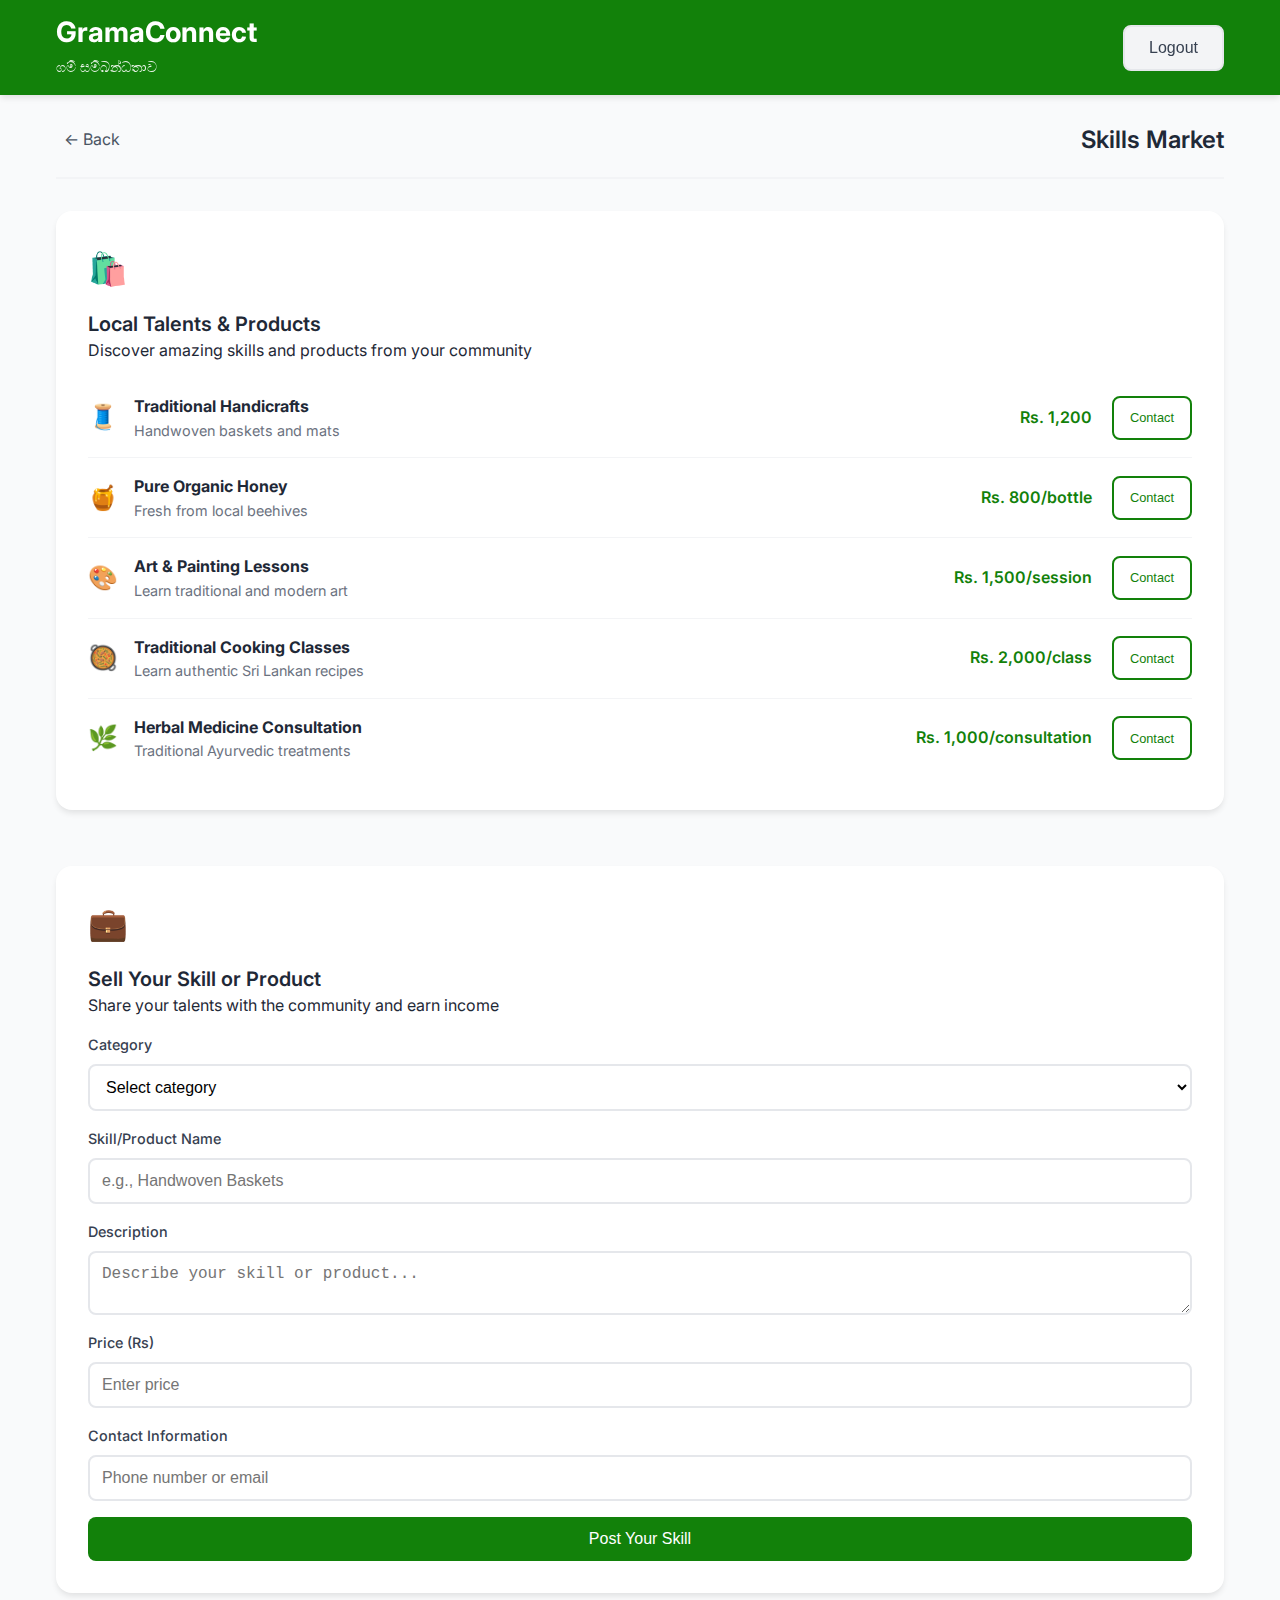
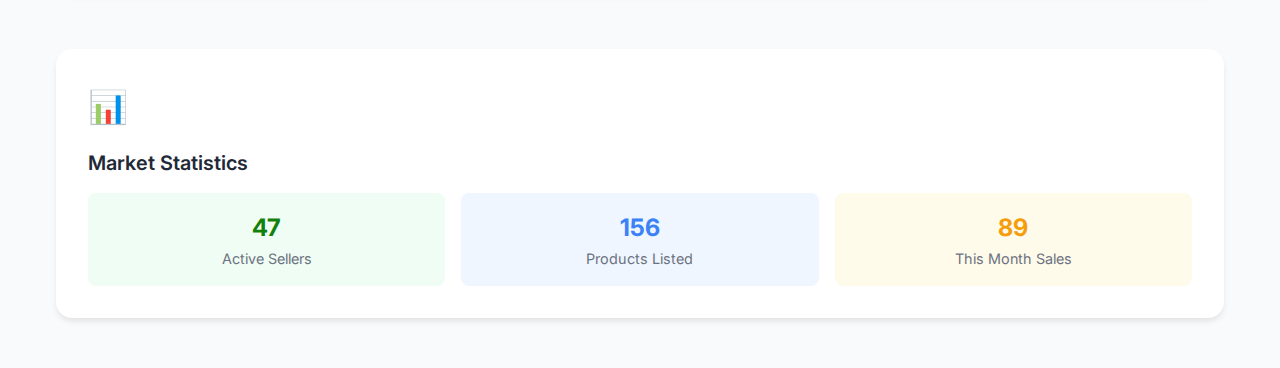
<file: src/main/java/org/example/gramaconnectweb/Frontend/pages/skillMarket.html>
<!DOCTYPE html>
<html lang="en">
<head>
    <meta charset="UTF-8">
    <meta name="viewport" content="width=device-width, initial-scale=1.0">
    <title>Skills Market - GramaConnect</title>
    <link rel="stylesheet" href="../css/styles.css">
    <link rel="preconnect" href="https://fonts.googleapis.com">
    <link rel="preconnect" href="https://fonts.gstatic.com" crossorigin>
    <link href="https://fonts.googleapis.com/css2?family=Inter:wght@400;500;600;700&display=swap" rel="stylesheet">
</head>
<body>
<!-- Navigation -->
<nav class="navbar">
    <div class="nav-container">
        <div class="nav-brand">
            <h1>GramaConnect</h1>
            <span class="tagline">ගම් සම්බන්ධතාව</span>
        </div>
        <div class="nav-menu">
            <button class="btn btn-secondary" id="logoutBtn">Logout</button>
        </div>
    </div>
</nav>

<!-- Main Container -->
<main class="main-container">
    <section class="screen active module-screen">
        <div class="module-header">
            <a href="dashboard.html" class="back-btn">← Back</a>
            <h2>Skills Market</h2>
        </div>

        <div class="content" style="display: grid; gap: 2rem;">
            <div class="card" style="background: white; padding: 2rem; border-radius: 16px; box-shadow: 0 4px 6px -1px rgba(0, 0, 0, 0.1);">
                <div class="card-icon" style="font-size: 2rem; margin-bottom: 1rem;">🛍️</div>
                <h3>Local Talents & Products</h3>
                <p>Discover amazing skills and products from your community</p>
                <ul style="list-style: none; padding: 0; margin-top: 1rem;" id="talentsList">
                    <li style="padding: 1rem 0; border-bottom: 1px solid #f3f4f6; display: flex; justify-content: space-between; align-items: center;">
                        <div style="display: flex; align-items: center;">
                            <span style="font-size: 1.5rem; margin-right: 1rem;">🧵</span>
                            <div>
                                <strong>Traditional Handicrafts</strong>
                                <p style="margin: 0; font-size: 0.9rem; color: #6b7280;">Handwoven baskets and mats</p>
                            </div>
                        </div>
                        <div style="text-align: right;">
                            <span style="font-weight: 600; color: #12810a;">Rs. 1,200</span>
                            <button class="btn btn-outline" style="margin-left: 1rem; padding: 0.5rem 1rem; font-size: 0.8rem;" onclick="contactSeller('Handicrafts')">Contact</button>
                        </div>
                    </li>
                    <li style="padding: 1rem 0; border-bottom: 1px solid #f3f4f6; display: flex; justify-content: space-between; align-items: center;">
                        <div style="display: flex; align-items: center;">
                            <span style="font-size: 1.5rem; margin-right: 1rem;">🍯</span>
                            <div>
                                <strong>Pure Organic Honey</strong>
                                <p style="margin: 0; font-size: 0.9rem; color: #6b7280;">Fresh from local beehives</p>
                            </div>
                        </div>
                        <div style="text-align: right;">
                            <span style="font-weight: 600; color: #12810a;">Rs. 800/bottle</span>
                            <button class="btn btn-outline" style="margin-left: 1rem; padding: 0.5rem 1rem; font-size: 0.8rem;" onclick="contactSeller('Honey')">Contact</button>
                        </div>
                    </li>
                    <li style="padding: 1rem 0; border-bottom: 1px solid #f3f4f6; display: flex; justify-content: space-between; align-items: center;">
                        <div style="display: flex; align-items: center;">
                            <span style="font-size: 1.5rem; margin-right: 1rem;">🎨</span>
                            <div>
                                <strong>Art & Painting Lessons</strong>
                                <p style="margin: 0; font-size: 0.9rem; color: #6b7280;">Learn traditional and modern art</p>
                            </div>
                        </div>
                        <div style="text-align: right;">
                            <span style="font-weight: 600; color: #12810a;">Rs. 1,500/session</span>
                            <button class="btn btn-outline" style="margin-left: 1rem; padding: 0.5rem 1rem; font-size: 0.8rem;" onclick="contactSeller('Art Lessons')">Contact</button>
                        </div>
                    </li>
                    <li style="padding: 1rem 0; border-bottom: 1px solid #f3f4f6; display: flex; justify-content: space-between; align-items: center;">
                        <div style="display: flex; align-items: center;">
                            <span style="font-size: 1.5rem; margin-right: 1rem;">🥘</span>
                            <div>
                                <strong>Traditional Cooking Classes</strong>
                                <p style="margin: 0; font-size: 0.9rem; color: #6b7280;">Learn authentic Sri Lankan recipes</p>
                            </div>
                        </div>
                        <div style="text-align: right;">
                            <span style="font-weight: 600; color: #12810a;">Rs. 2,000/class</span>
                            <button class="btn btn-outline" style="margin-left: 1rem; padding: 0.5rem 1rem; font-size: 0.8rem;" onclick="contactSeller('Cooking Classes')">Contact</button>
                        </div>
                    </li>
                    <li style="padding: 1rem 0; display: flex; justify-content: space-between; align-items: center;">
                        <div style="display: flex; align-items: center;">
                            <span style="font-size: 1.5rem; margin-right: 1rem;">🌿</span>
                            <div>
                                <strong>Herbal Medicine Consultation</strong>
                                <p style="margin: 0; font-size: 0.9rem; color: #6b7280;">Traditional Ayurvedic treatments</p>
                            </div>
                        </div>
                        <div style="text-align: right;">
                            <span style="font-weight: 600; color: #12810a;">Rs. 1,000/consultation</span>
                            <button class="btn btn-outline" style="margin-left: 1rem; padding: 0.5rem 1rem; font-size: 0.8rem;" onclick="contactSeller('Herbal Medicine')">Contact</button>
                        </div>
                    </li>
                </ul>
            </div>

            <div class="card" style="background: white; padding: 2rem; border-radius: 16px; box-shadow: 0 4px 6px -1px rgba(0, 0, 0, 0.1);">
                <div class="card-icon" style="font-size: 2rem; margin-bottom: 1rem;">💼</div>
                <h3>Sell Your Skill or Product</h3>
                <p>Share your talents with the community and earn income</p>
                <form style="display: flex; flex-direction: column; gap: 1rem; margin-top: 1rem;" id="skillForm">
                    <div class="form-group">
                        <label>Category</label>
                        <select id="skillCategory" required>
                            <option value="">Select category</option>
                            <option value="handicrafts">Handicrafts</option>
                            <option value="food">Food & Beverages</option>
                            <option value="services">Services</option>
                            <option value="education">Education & Training</option>
                            <option value="agriculture">Agriculture Products</option>
                            <option value="other">Other</option>
                        </select>
                    </div>
                    <div class="form-group">
                        <label>Skill/Product Name</label>
                        <input type="text" id="skillName" placeholder="e.g., Handwoven Baskets" required>
                    </div>
                    <div class="form-group">
                        <label>Description</label>
                        <textarea id="skillDescription" placeholder="Describe your skill or product..." required></textarea>
                    </div>
                    <div class="form-group">
                        <label>Price (Rs)</label>
                        <input type="number" id="skillPrice" placeholder="Enter price" required>
                    </div>
                    <div class="form-group">
                        <label>Contact Information</label>
                        <input type="text" id="skillContact" placeholder="Phone number or email" required>
                    </div>
                    <button type="submit" class="btn btn-primary">Post Your Skill</button>
                </form>
            </div>

            <div class="card" style="background: white; padding: 2rem; border-radius: 16px; box-shadow: 0 4px 6px -1px rgba(0, 0, 0, 0.1);">
                <div class="card-icon" style="font-size: 2rem; margin-bottom: 1rem;">📊</div>
                <h3>Market Statistics</h3>
                <div style="display: grid; grid-template-columns: repeat(auto-fit, minmax(150px, 1fr)); gap: 1rem; margin-top: 1rem;">
                    <div style="text-align: center; padding: 1rem; background: #f0fdf4; border-radius: 8px;">
                        <div style="font-size: 1.5rem; font-weight: 700; color: #12810a;">47</div>
                        <div style="font-size: 0.9rem; color: #6b7280;">Active Sellers</div>
                    </div>
                    <div style="text-align: center; padding: 1rem; background: #eff6ff; border-radius: 8px;">
                        <div style="font-size: 1.5rem; font-weight: 700; color: #3b82f6;">156</div>
                        <div style="font-size: 0.9rem; color: #6b7280;">Products Listed</div>
                    </div>
                    <div style="text-align: center; padding: 1rem; background: #fffbeb; border-radius: 8px;">
                        <div style="font-size: 1.5rem; font-weight: 700; color: #f59e0b;">89</div>
                        <div style="font-size: 0.9rem; color: #6b7280;">This Month Sales</div>
                    </div>
                </div>
            </div>
        </div>
    </section>
</main>

<!-- Toast Notifications -->
<div id="toastContainer" class="toast-container"></div>


<!--<script>-->
<!--    const talentsList = document.getElementById('talentsList');-->

<!--    // Function to display a skill in the list-->
<!--    function appendSkill(skill) {-->
<!--        const li = document.createElement('li');-->
<!--        li.classList.add('db-skill'); // mark as DB item-->
<!--        li.style.cssText = 'padding:1rem 0; border-bottom:1px solid #f3f4f6; display:flex; justify-content:space-between; align-items:center;';-->
<!--        li.innerHTML = `-->
<!--            <div style="display:flex;align-items:center;">-->
<!--                <span style="font-size:1.5rem; margin-right:1rem;">🛍️</span>-->
<!--                <div>-->
<!--                    <strong>${skill.name}</strong>-->
<!--                    <p style="margin:0; font-size:0.9rem; color:#6b7280;">${skill.description}</p>-->
<!--                    <p style="margin:0; font-size:0.8rem; color:#3b82f6;">Contact: ${skill.contact}</p>-->
<!--                </div>-->
<!--            </div>-->
<!--            <div style="text-align:right;">-->
<!--                <span style="font-weight:600; color:#12810a;">Rs. ${skill.price}</span>-->
<!--            </div>-->
<!--        `;-->
<!--        talentsList.appendChild(li);-->
<!--    }-->

<!--    // Load all skills from backend-->
<!--    function loadSkills() {-->
<!--        const token = localStorage.getItem('jwtToken');-->
<!--        fetch('http://localhost:8080/api/skills', {-->
<!--            headers: { 'Authorization': 'Bearer ' + token }-->
<!--        })-->
<!--            .then(res => {-->
<!--                if (!res.ok) throw new Error('Error fetching skills');-->
<!--                return res.json();-->
<!--            })-->
<!--            .then(skills => {-->
<!--                console.log("Fetched skills:", skills); // Debugging-->
<!--                // Remove only previously loaded DB items-->
<!--                document.querySelectorAll('.db-skill').forEach(el => el.remove());-->
<!--                // Add fresh DB items-->
<!--                skills.forEach(skill => appendSkill(skill));-->
<!--            })-->
<!--            .catch(err => console.error(err));-->
<!--    }-->

<!--    // Submit new skill-->
<!--    document.getElementById('skillForm').addEventListener('submit', function(e){-->
<!--        e.preventDefault();-->

<!--        const skill = {-->
<!--            category: document.getElementById('skillCategory').value,-->
<!--            name: document.getElementById('skillName').value,-->
<!--            description: document.getElementById('skillDescription').value,-->
<!--            price: parseFloat(document.getElementById('skillPrice').value),-->
<!--            contact: document.getElementById('skillContact').value-->
<!--        };-->

<!--        const token = localStorage.getItem('jwtToken');-->

<!--        fetch('http://localhost:8080/api/skills', {-->
<!--            method: 'POST',-->
<!--            headers: {-->
<!--                'Content-Type': 'application/json',-->
<!--                'Authorization': 'Bearer ' + token-->
<!--            },-->
<!--            body: JSON.stringify(skill)-->
<!--        })-->
<!--            .then(res => {-->
<!--                if (!res.ok) throw new Error('Failed to post skill');-->
<!--                return res.json();-->
<!--            })-->
<!--            .then(data => {-->
<!--                alert('Skill posted successfully!');-->
<!--                document.getElementById('skillForm').reset();-->
<!--                appendSkill(data); // dynamically add the newly posted skill2.-->
<!--            })-->
<!--            .catch(err => console.error(err));-->
<!--    });-->

<!--    // Load skills on page load-->
<!--    document.addEventListener('DOMContentLoaded', loadSkills);-->
<!--</script>-->
<script>
    const talentsList = document.getElementById('talentsList');

    // Function to display a skill in the list
    function appendSkill(skill) {
        const li = document.createElement('li');
        li.classList.add('db-skill');
        li.dataset.id = skill.id; // store skill ID for updates/deletes
        li.style.cssText = 'padding:1rem 0; border-bottom:1px solid #f3f4f6; display:flex; justify-content:space-between; align-items:center;';

        li.innerHTML = `
            <div style="display:flex;align-items:center; gap: 1rem;">
                <span style="font-size:1.5rem;">🛍️</span>
                <div>
                    <strong class="skill-name">${skill.name}</strong>
                    <p class="skill-desc" style="margin:0; font-size:0.9rem; color:#6b7280;">${skill.description}</p>
                    <p class="skill-contact" style="margin:0; font-size:0.8rem; color:#3b82f6;">Contact: ${skill.contact}</p>
                    <p class="skill-price" style="margin:0; font-weight:600; color:#12810a;">Rs. ${skill.price}</p>
                </div>
            </div>
            <div style="display:flex; gap:0.5rem;">
                <button class="btn-update" style="padding:0.3rem 0.6rem;">Update</button>
                <button class="btn-delete" style="padding:0.3rem 0.6rem;">Delete</button>
            </div>
        `;

        // DELETE functionality
        li.querySelector('.btn-delete').addEventListener('click', () => {
            const token = localStorage.getItem('jwtToken');
            fetch(`http://localhost:8080/api/skills/${skill.id}`, {
                method: 'DELETE',
                headers: { 'Authorization': 'Bearer ' + token }
            })
                .then(res => {
                    if (!res.ok) throw new Error('Failed to delete skill');
                    li.remove();
                    alert('Skill deleted successfully!');
                })
                .catch(err => console.error(err));
        });

        // UPDATE functionality
        li.querySelector('.btn-update').addEventListener('click', () => {
            const newName = prompt("Enter new name:", skill.name);
            const newDesc = prompt("Enter new description:", skill.description);
            const newPrice = prompt("Enter new price:", skill.price);
            const newContact = prompt("Enter new contact info:", skill.contact);

            if (!newName || !newDesc || !newPrice || !newContact) return;

            const updatedSkill = {
                name: newName,
                description: newDesc,
                price: parseFloat(newPrice),
                contact: newContact,
                category: skill.category
            };

            const token = localStorage.getItem('jwtToken');
            fetch(`http://localhost:8080/api/skills/${skill.id}`, {
                method: 'PUT',
                headers: {
                    'Content-Type': 'application/json',
                    'Authorization': 'Bearer ' + token
                },
                body: JSON.stringify(updatedSkill)
            })
                .then(res => {
                    if (!res.ok) throw new Error('Failed to update skill');
                    return res.json();
                })
                .then(data => {
                    // update the displayed skill
                    li.querySelector('.skill-name').textContent = data.name;
                    li.querySelector('.skill-desc').textContent = data.description;
                    li.querySelector('.skill-price').textContent = `Rs. ${data.price}`;
                    li.querySelector('.skill-contact').textContent = `Contact: ${data.contact}`;
                    alert('Skill updated successfully!');
                })
                .catch(err => console.error(err));
        });

        talentsList.appendChild(li);
    }

    // Load all skills from backend
    function loadSkills() {
        const token = localStorage.getItem('jwtToken');
        fetch('http://localhost:8080/api/skills', {
            headers: { 'Authorization': 'Bearer ' + token }
        })
            .then(res => {
                if (!res.ok) throw new Error('Error fetching skills');
                return res.json();
            })
            .then(skills => {
                document.querySelectorAll('.db-skill').forEach(el => el.remove());
                skills.forEach(skill => appendSkill(skill));
            })
            .catch(err => console.error(err));
    }

    // Submit new skill
    document.getElementById('skillForm').addEventListener('submit', function(e){
        e.preventDefault();

        const skill = {
            category: document.getElementById('skillCategory').value,
            name: document.getElementById('skillName').value,
            description: document.getElementById('skillDescription').value,
            price: parseFloat(document.getElementById('skillPrice').value),
            contact: document.getElementById('skillContact').value
        };

        const token = localStorage.getItem('jwtToken');

        fetch('http://localhost:8080/api/skills', {
            method: 'POST',
            headers: {
                'Content-Type': 'application/json',
                'Authorization': 'Bearer ' + token
            },
            body: JSON.stringify(skill)
        })
            .then(res => {
                if (!res.ok) throw new Error('Failed to post skill');
                return res.json();
            })
            .then(data => {
                alert('Skill posted successfully!');
                document.getElementById('skillForm').reset();
                appendSkill(data);
            })
            .catch(err => console.error(err));
    });

    // Load skills on page load
    document.addEventListener('DOMContentLoaded', loadSkills);
</script>


</body>
</html>
</file>
<file: src/main/java/org/example/gramaconnectweb/Frontend/css/styles.css>
/*!* Reset and Base Styles *!*/
/** {*/
/*    margin: 0;*/
/*    padding: 0;*/
/*    box-sizing: border-box;*/
/*}*/

/*body {*/
/*    font-family: 'Inter', -apple-system, BlinkMacSystemFont, 'Segoe UI', Roboto, sans-serif;*/
/*    line-height: 1.6;*/
/*    color: #1f2937;*/
/*    background-color: #f9fafb;*/
/*    overflow-x: hidden;*/
/*}*/

/*!* Color Variables *!*/
/*:root {*/
/*    --primary: #12810a;*/
/*    --primary-dark: #12810a;*/
/*    --secondary: #3b82f6;*/
/*    --accent: #f97316;*/
/*    --success: #10b981;*/
/*    --warning: #f59e0b;*/
/*    --error: #ef4444;*/
/*    --gray-50: #f9fafb;*/
/*    --gray-100: #f3f4f6;*/
/*    --gray-200: #e5e7eb;*/
/*    --gray-300: #d1d5db;*/
/*    --gray-400: #9ca3af;*/
/*    --gray-500: #6b7280;*/
/*    --gray-600: #4b5563;*/
/*    --gray-700: #374151;*/
/*    --gray-800: #1f2937;*/
/*    --gray-900: #111827;*/
/*    --spacing: 8px;*/
/*    --radius: 8px;*/
/*    --shadow: 0 4px 6px -1px rgba(0, 0, 0, 0.1);*/
/*    --shadow-lg: 0 10px 15px -3px rgba(0, 0, 0, 0.1);*/
/*}*/

/*!* Typography *!*/
/*h1 { font-size: 2rem; font-weight: 700; line-height: 1.2; }*/
/*h2 { font-size: 1.5rem; font-weight: 600; line-height: 1.3; }*/
/*h3 { font-size: 1.25rem; font-weight: 600; line-height: 1.4; }*/
/*p { font-size: 1rem; line-height: 1.5; }*/

/*!* Navigation *!*/
/*.navbar {*/
/*    background: linear-gradient(135deg, var(--primary), var(--primary-dark));*/
/*    color: white;*/
/*    padding: calc(var(--spacing) * 2) 0;*/
/*    box-shadow: var(--shadow);*/
/*    position: sticky;*/
/*    top: 0;*/
/*    z-index: 1000;*/
/*}*/

/*.nav-container {*/
/*    max-width: 1200px;*/
/*    margin: 0 auto;*/
/*    padding: 0 calc(var(--spacing) * 2);*/
/*    display: flex;*/
/*    justify-content: space-between;*/
/*    align-items: center;*/
/*}*/

/*.nav-brand h1 {*/
/*    font-size: 1.75rem;*/
/*    margin-bottom: calc(var(--spacing) * 0.5);*/
/*}*/

/*.tagline {*/
/*    font-size: 0.875rem;*/
/*    opacity: 0.9;*/
/*    font-weight: 400;*/
/*}*/

/*.nav-toggle {*/
/*    display: none;*/
/*    flex-direction: column;*/
/*    background: none;*/
/*    border: none;*/
/*    cursor: pointer;*/
/*    padding: calc(var(--spacing) * 1);*/
/*}*/

/*.nav-toggle span {*/
/*    width: 25px;*/
/*    height: 3px;*/
/*    background: white;*/
/*    margin: 3px 0;*/
/*    transition: 0.3s;*/
/*    border-radius: 2px;*/
/*}*/

/*!* Main Container *!*/
/*.main-container {*/
/*    max-width: 1200px;*/
/*    margin: 0 auto;*/
/*    padding: calc(var(--spacing) * 3) calc(var(--spacing) * 2);*/
/*    min-height: calc(100vh - 80px);*/
/*}*/

/*!* Screen Management *!*/
/*.screen {*/
/*    display: none;*/
/*    animation: fadeIn 0.3s ease-in-out;*/
/*}*/

/*.screen.active {*/
/*    display: block;*/
/*}*/

/*@keyframes fadeIn {*/
/*    from { opacity: 0; transform: translateY(20px); }*/
/*    to { opacity: 1; transform: translateY(0); }*/
/*}*/

/*!* Login Screen *!*/
/*.login-container {*/
/*    max-width: 450px;*/
/*    margin: calc(var(--spacing) * 8) auto;*/
/*    background: white;*/
/*    border-radius: calc(var(--radius) * 2);*/
/*    padding: calc(var(--spacing) * 6);*/
/*    box-shadow: var(--shadow-lg);*/
/*}*/

/*.login-header {*/
/*    text-align: center;*/
/*    margin-bottom: calc(var(--spacing) * 6);*/
/*}*/

/*.login-header h2 {*/
/*    color: var(--gray-800);*/
/*    margin-bottom: calc(var(--spacing) * 1);*/
/*}*/

/*.login-header p {*/
/*    color: var(--gray-600);*/
/*    font-size: 0.95rem;*/
/*}*/

/*.login-form {*/
/*    display: flex;*/
/*    flex-direction: column;*/
/*    gap: calc(var(--spacing) * 3);*/
/*}*/

/*.form-group {*/
/*    display: flex;*/
/*    flex-direction: column;*/
/*    gap: calc(var(--spacing) * 1);*/
/*}*/

/*.form-group label {*/
/*    font-weight: 500;*/
/*    color: var(--gray-700);*/
/*    font-size: 0.9rem;*/
/*}*/

/*.form-group input,*/
/*.form-group select,*/
/*.form-group textarea {*/
/*    padding: calc(var(--spacing) * 1.5);*/
/*    border: 2px solid var(--gray-200);*/
/*    border-radius: var(--radius);*/
/*    font-size: 1rem;*/
/*    transition: all 0.2s;*/
/*    background: white;*/
/*}*/

/*.form-group input:focus,*/
/*.form-group select:focus,*/
/*.form-group textarea:focus {*/
/*    outline: none;*/
/*    border-color: var(--primary);*/
/*    box-shadow: 0 0 0 3px rgba(34, 197, 94, 0.1);*/
/*}*/

/*.login-footer {*/
/*    text-align: center;*/
/*    margin-top: calc(var(--spacing) * 4);*/
/*}*/

/*.login-footer a {*/
/*    color: var(--primary);*/
/*    text-decoration: none;*/
/*    font-weight: 500;*/
/*}*/

/*.login-footer a:hover {*/
/*    text-decoration: underline;*/
/*}*/

/*!* Buttons *!*/
/*.btn {*/
/*    padding: calc(var(--spacing) * 1.5) calc(var(--spacing) * 3);*/
/*    border: none;*/
/*    border-radius: var(--radius);*/
/*    font-size: 1rem;*/
/*    font-weight: 500;*/
/*    cursor: pointer;*/
/*    transition: all 0.2s;*/
/*    text-decoration: none;*/
/*    display: inline-flex;*/
/*    align-items: center;*/
/*    justify-content: center;*/
/*    gap: calc(var(--spacing) * 1);*/
/*    min-height: 44px;*/
/*}*/

/*.btn-primary {*/
/*    background: var(--primary);*/
/*    color: white;*/
/*}*/

/*.btn-primary:hover {*/
/*    background: var(--primary-dark);*/
/*    transform: translateY(-1px);*/
/*    box-shadow: var(--shadow);*/
/*}*/

/*.btn-secondary {*/
/*    background: var(--gray-100);*/
/*    color: var(--gray-700);*/
/*    border: 2px solid var(--gray-200);*/
/*}*/

/*.btn-secondary:hover {*/
/*    background: var(--gray-200);*/
/*}*/

/*.btn-outline {*/
/*    background: transparent;*/
/*    color: var(--primary);*/
/*    border: 2px solid var(--primary);*/
/*}*/

/*.btn-outline:hover {*/
/*    background: var(--primary);*/
/*    color: white;*/
/*}*/

/*!* Dashboard *!*/
/*.dashboard-header {*/
/*    display: flex;*/
/*    justify-content: space-between;*/
/*    align-items: center;*/
/*    margin-bottom: calc(var(--spacing) * 6);*/
/*    padding-bottom: calc(var(--spacing) * 3);*/
/*    border-bottom: 2px solid var(--gray-100);*/
/*}*/

/*.user-info h2 {*/
/*    color: var(--gray-800);*/
/*    margin-bottom: calc(var(--spacing) * 1);*/
/*}*/

/*.role-badge {*/
/*    background: var(--primary);*/
/*    color: white;*/
/*    padding: calc(var(--spacing) * 0.5) calc(var(--spacing) * 2);*/
/*    border-radius: calc(var(--radius) * 3);*/
/*    font-size: 0.875rem;*/
/*    font-weight: 500;*/
/*}*/

/*.dashboard-grid {*/
/*    display: grid;*/
/*    grid-template-columns: repeat(auto-fit, minmax(300px, 1fr));*/
/*    gap: calc(var(--spacing) * 3);*/
/*}*/

/*.dashboard-card {*/
/*    background: white;*/
/*    border-radius: calc(var(--radius) * 2);*/
/*    padding: calc(var(--spacing) * 4);*/
/*    box-shadow: var(--shadow);*/
/*    cursor: pointer;*/
/*    transition: all 0.2s;*/
/*    border: 2px solid transparent;*/
/*}*/

/*.dashboard-card:hover {*/
/*    transform: translateY(-4px);*/
/*    box-shadow: var(--shadow-lg);*/
/*    border-color: var(--primary);*/
/*}*/

/*.card-icon {*/
/*    font-size: 2.5rem;*/
/*    margin-bottom: calc(var(--spacing) * 2);*/
/*    display: block;*/
/*}*/

/*.dashboard-card h3 {*/
/*    margin-bottom: calc(var(--spacing) * 1);*/
/*    color: var(--gray-800);*/
/*}*/

/*.dashboard-card p {*/
/*    color: var(--gray-600);*/
/*    font-size: 0.9rem;*/
/*    margin-bottom: calc(var(--spacing) * 2);*/
/*}*/

/*.card-stats {*/
/*    color: var(--primary);*/
/*    font-weight: 500;*/
/*    font-size: 0.875rem;*/
/*}*/

/*!* Module Screens *!*/
/*.module-header {*/
/*    display: flex;*/
/*    justify-content: space-between;*/
/*    align-items: center;*/
/*    margin-bottom: calc(var(--spacing) * 4);*/
/*    padding-bottom: calc(var(--spacing) * 2);*/
/*    border-bottom: 2px solid var(--gray-100);*/
/*    flex-wrap: wrap;*/
/*    gap: calc(var(--spacing) * 2);*/
/*}*/

/*.back-btn {*/
/*    background: none;*/
/*    border: none;*/
/*    color: var(--gray-600);*/
/*    font-size: 1rem;*/
/*    cursor: pointer;*/
/*    padding: calc(var(--spacing) * 1);*/
/*    border-radius: var(--radius);*/
/*    transition: all 0.2s;*/
/*}*/

/*.back-btn:hover {*/
/*    background: var(--gray-100);*/
/*    color: var(--gray-800);*/
/*}*/

/*!* Notice Board *!*/
/*.notices-container {*/
/*    display: flex;*/
/*    flex-direction: column;*/
/*    gap: calc(var(--spacing) * 3);*/
/*}*/

/*.notice-item {*/
/*    background: white;*/
/*    border-radius: calc(var(--radius) * 2);*/
/*    padding: calc(var(--spacing) * 4);*/
/*    box-shadow: var(--shadow);*/
/*    border-left: 5px solid var(--gray-300);*/
/*}*/

/*.notice-item.priority-high {*/
/*    border-left-color: var(--error);*/
/*}*/

/*.notice-item.priority-medium {*/
/*    border-left-color: var(--warning);*/
/*}*/

/*.notice-item.priority-low {*/
/*    border-left-color: var(--success);*/
/*}*/

/*.notice-header {*/
/*    display: flex;*/
/*    justify-content: space-between;*/
/*    align-items: center;*/
/*    margin-bottom: calc(var(--spacing) * 2);*/
/*}*/

/*.notice-category {*/
/*    background: var(--gray-100);*/
/*    color: var(--gray-700);*/
/*    padding: calc(var(--spacing) * 0.5) calc(var(--spacing) * 2);*/
/*    border-radius: calc(var(--radius) * 3);*/
/*    font-size: 0.75rem;*/
/*    font-weight: 500;*/
/*}*/

/*.notice-date {*/
/*    color: var(--gray-500);*/
/*    font-size: 0.875rem;*/
/*}*/

/*.notice-item h3 {*/
/*    margin-bottom: calc(var(--spacing) * 2);*/
/*    color: var(--gray-800);*/
/*}*/

/*.notice-item p {*/
/*    margin-bottom: calc(var(--spacing) * 1);*/
/*}*/

/*.sinhala {*/
/*    color: var(--gray-600);*/
/*    font-style: italic;*/
/*    font-size: 0.9rem;*/
/*}*/

/*!* Farmer's Corner *!*/
/*.weather-widget {*/
/*    display: flex;*/
/*    align-items: center;*/
/*    gap: calc(var(--spacing) * 2);*/
/*    background: linear-gradient(135deg, var(--secondary), #2563eb);*/
/*    color: white;*/
/*    padding: calc(var(--spacing) * 2) calc(var(--spacing) * 3);*/
/*    border-radius: calc(var(--radius) * 2);*/
/*    font-size: 0.9rem;*/
/*}*/

/*.weather-icon {*/
/*    font-size: 1.5rem;*/
/*}*/

/*.temp {*/
/*    font-weight: 600;*/
/*    font-size: 1.1rem;*/
/*}*/

/*.farming-tabs {*/
/*    display: flex;*/
/*    gap: calc(var(--spacing) * 1);*/
/*    margin-bottom: calc(var(--spacing) * 4);*/
/*    border-bottom: 2px solid var(--gray-100);*/
/*}*/

/*.tab-btn {*/
/*    padding: calc(var(--spacing) * 2) calc(var(--spacing) * 3);*/
/*    background: none;*/
/*    border: none;*/
/*    color: var(--gray-600);*/
/*    font-weight: 500;*/
/*    cursor: pointer;*/
/*    border-bottom: 3px solid transparent;*/
/*    transition: all 0.2s;*/
/*}*/

/*.tab-btn.active,*/
/*.tab-btn:hover {*/
/*    color: var(--primary);*/
/*    border-bottom-color: var(--primary);*/
/*}*/

/*.tab-content {*/
/*    display: none;*/
/*}*/

/*.tab-content.active {*/
/*    display: block;*/
/*    animation: fadeIn 0.3s ease-in-out;*/
/*}*/

/*.alert-card {*/
/*    background: white;*/
/*    border-radius: calc(var(--radius) * 2);*/
/*    padding: calc(var(--spacing) * 4);*/
/*    margin-bottom: calc(var(--spacing) * 3);*/
/*    box-shadow: var(--shadow);*/
/*    border-left: 5px solid var(--gray-300);*/
/*}*/

/*.alert-card.warning {*/
/*    border-left-color: var(--warning);*/
/*    background: linear-gradient(135deg, #fffbeb, white);*/
/*}*/

/*.alert-card.info {*/
/*    border-left-color: var(--secondary);*/
/*    background: linear-gradient(135deg, #eff6ff, white);*/
/*}*/

/*.tip-card {*/
/*    background: white;*/
/*    border-radius: calc(var(--radius) * 2);*/
/*    padding: calc(var(--spacing) * 4);*/
/*    margin-bottom: calc(var(--spacing) * 3);*/
/*    box-shadow: var(--shadow);*/
/*}*/

/*.tip-actions {*/
/*    margin-top: calc(var(--spacing) * 3);*/
/*}*/

/*.report-form {*/
/*    background: white;*/
/*    border-radius: calc(var(--radius) * 2);*/
/*    padding: calc(var(--spacing) * 4);*/
/*    box-shadow: var(--shadow);*/
/*}*/

/*.crop-report-form {*/
/*    display: flex;*/
/*    flex-direction: column;*/
/*    gap: calc(var(--spacing) * 3);*/
/*    margin-top: calc(var(--spacing) * 3);*/
/*}*/

/*.file-input {*/
/*    padding: calc(var(--spacing) * 2) !important;*/
/*    border: 2px dashed var(--gray-300) !important;*/
/*    background: var(--gray-50);*/
/*    cursor: pointer;*/
/*}*/

/*.file-input:hover {*/
/*    border-color: var(--primary) !important;*/
/*    background: rgba(34, 197, 94, 0.05);*/
/*}*/

/*!* Health Watch *!*/
/*.health-updates {*/
/*    display: flex;*/
/*    flex-direction: column;*/
/*    gap: calc(var(--spacing) * 3);*/
/*}*/

/*.health-card {*/
/*    background: white;*/
/*    border-radius: calc(var(--radius) * 2);*/
/*    padding: calc(var(--spacing) * 4);*/
/*    box-shadow: var(--shadow);*/
/*    display: flex;*/
/*    gap: calc(var(--spacing) * 3);*/
/*    border-left: 5px solid var(--gray-300);*/
/*}*/

/*.health-card.urgent {*/
/*    border-left-color: var(--error);*/
/*    background: linear-gradient(135deg, #fef2f2, white);*/
/*}*/

/*.health-card.prevention {*/
/*    border-left-color: var(--warning);*/
/*    background: linear-gradient(135deg, #fffbeb, white);*/
/*}*/

/*.health-card.maternal {*/
/*    border-left-color: var(--success);*/
/*    background: linear-gradient(135deg, #f0fdf4, white);*/
/*}*/

/*.health-icon {*/
/*    font-size: 2rem;*/
/*    flex-shrink: 0;*/
/*}*/

/*.health-content {*/
/*    flex-grow: 1;*/
/*}*/

/*.health-date {*/
/*    color: var(--gray-500);*/
/*    font-size: 0.875rem;*/
/*    font-style: italic;*/
/*}*/

/*!* Job Portal *!*/
/*.search-bar {*/
/*    display: flex;*/
/*    gap: calc(var(--spacing) * 2);*/
/*    max-width: 400px;*/
/*}*/

/*.search-bar input {*/
/*    flex-grow: 1;*/
/*    padding: calc(var(--spacing) * 1.5);*/
/*    border: 2px solid var(--gray-200);*/
/*    border-radius: var(--radius);*/
/*    font-size: 1rem;*/
/*}*/

/*.job-filters {*/
/*    display: flex;*/
/*    gap: calc(var(--spacing) * 2);*/
/*    margin: calc(var(--spacing) * 4) 0;*/
/*    flex-wrap: wrap;*/
/*}*/

/*.filter-btn {*/
/*    padding: calc(var(--spacing) * 1) calc(var(--spacing) * 3);*/
/*    background: var(--gray-100);*/
/*    border: 2px solid var(--gray-200);*/
/*    border-radius: calc(var(--radius) * 4);*/
/*    color: var(--gray-700);*/
/*    font-weight: 500;*/
/*    cursor: pointer;*/
/*    transition: all 0.2s;*/
/*}*/

/*.filter-btn.active,*/
/*.filter-btn:hover {*/
/*    background: var(--primary);*/
/*    border-color: var(--primary);*/
/*    color: white;*/
/*}*/

/*.jobs-list {*/
/*    display: flex;*/
/*    flex-direction: column;*/
/*    gap: calc(var(--spacing) * 3);*/
/*}*/

/*.job-card {*/
/*    background: white;*/
/*    border-radius: calc(var(--radius) * 2);*/
/*    padding: calc(var(--spacing) * 4);*/
/*    box-shadow: var(--shadow);*/
/*    transition: all 0.2s;*/
/*}*/

/*.job-card:hover {*/
/*    transform: translateY(-2px);*/
/*    box-shadow: var(--shadow-lg);*/
/*}*/

/*.job-header {*/
/*    display: flex;*/
/*    justify-content: space-between;*/
/*    align-items: center;*/
/*    margin-bottom: calc(var(--spacing) * 2);*/
/*}*/

/*.job-type {*/
/*    background: var(--secondary);*/
/*    color: white;*/
/*    padding: calc(var(--spacing) * 0.5) calc(var(--spacing) * 2);*/
/*    border-radius: calc(var(--radius) * 3);*/
/*    font-size: 0.75rem;*/
/*    font-weight: 500;*/
/*}*/

/*.job-description {*/
/*    color: var(--gray-600);*/
/*    margin-bottom: calc(var(--spacing) * 3);*/
/*}*/

/*.job-details {*/
/*    display: flex;*/
/*    gap: calc(var(--spacing) * 4);*/
/*    margin-bottom: calc(var(--spacing) * 3);*/
/*    font-size: 0.9rem;*/
/*    color: var(--gray-600);*/
/*    flex-wrap: wrap;*/
/*}*/

/*!* Admin Dashboard *!*/
/*.admin-stats {*/
/*    display: grid;*/
/*    grid-template-columns: repeat(auto-fit, minmax(200px, 1fr));*/
/*    gap: calc(var(--spacing) * 3);*/
/*    margin-bottom: calc(var(--spacing) * 6);*/
/*}*/

/*.stat-card {*/
/*    background: white;*/
/*    border-radius: calc(var(--radius) * 2);*/
/*    padding: calc(var(--spacing) * 4);*/
/*    text-align: center;*/
/*    box-shadow: var(--shadow);*/
/*}*/

/*.stat-number {*/
/*    display: block;*/
/*    font-size: 2rem;*/
/*    font-weight: 700;*/
/*    color: var(--primary);*/
/*    margin-top: calc(var(--spacing) * 2);*/
/*}*/

/*.admin-actions {*/
/*    display: grid;*/
/*    grid-template-columns: repeat(auto-fit, minmax(200px, 1fr));*/
/*    gap: calc(var(--spacing) * 3);*/
/*}*/

/*!* Role-based Display *!*/
/*.farmer-only,*/
/*.admin-only,*/
/*.health-worker-only {*/
/*    display: none;*/
/*}*/

/*.user-farmer .farmer-only,*/
/*.user-admin .admin-only,*/
/*.user-health-worker .health-worker-only {*/
/*    display: flex;*/
/*}*/

/*.dashboard-grid .user-farmer .farmer-only,*/
/*.dashboard-grid .user-admin .admin-only,*/
/*.dashboard-grid .user-health-worker .health-worker-only {*/
/*    display: block;*/
/*}*/

/*!* Toast Notifications *!*/
/*.toast-container {*/
/*    position: fixed;*/
/*    top: calc(var(--spacing) * 4);*/
/*    right: calc(var(--spacing) * 4);*/
/*    z-index: 9999;*/
/*    display: flex;*/
/*    flex-direction: column;*/
/*    gap: calc(var(--spacing) * 2);*/
/*}*/

/*.toast {*/
/*    background: white;*/
/*    border-radius: var(--radius);*/
/*    padding: calc(var(--spacing) * 3);*/
/*    box-shadow: var(--shadow-lg);*/
/*    border-left: 4px solid var(--success);*/
/*    min-width: 300px;*/
/*    animation: slideIn 0.3s ease-out;*/
/*}*/

/*.toast.error {*/
/*    border-left-color: var(--error);*/
/*}*/

/*.toast.warning {*/
/*    border-left-color: var(--warning);*/
/*}*/

/*@keyframes slideIn {*/
/*    from { transform: translateX(100%); opacity: 0; }*/
/*    to { transform: translateX(0); opacity: 1; }*/
/*}*/

/*!* Responsive Design *!*/
/*@media (max-width: 768px) {*/
/*    .main-container {*/
/*        padding: calc(var(--spacing) * 2) calc(var(--spacing) * 1);*/
/*    }*/

/*    .dashboard-grid {*/
/*        grid-template-columns: 1fr;*/
/*        gap: calc(var(--spacing) * 2);*/
/*    }*/

/*    .dashboard-header {*/
/*        flex-direction: column;*/
/*        align-items: flex-start;*/
/*        gap: calc(var(--spacing) * 2);*/
/*    }*/

/*    .module-header {*/
/*        flex-direction: column;*/
/*        align-items: flex-start;*/
/*    }*/

/*    .search-bar {*/
/*        max-width: 100%;*/
/*    }*/

/*    .search-bar input {*/
/*        min-width: 0;*/
/*    }*/

/*    .job-header {*/
/*        flex-direction: column;*/
/*        align-items: flex-start;*/
/*        gap: calc(var(--spacing) * 1);*/
/*    }*/

/*    .job-details {*/
/*        flex-direction: column;*/
/*        gap: calc(var(--spacing) * 1);*/
/*    }*/

/*    .health-card {*/
/*        flex-direction: column;*/
/*        text-align: center;*/
/*    }*/

/*    .admin-stats {*/
/*        grid-template-columns: repeat(2, 1fr);*/
/*    }*/

/*    .admin-actions {*/
/*        grid-template-columns: 1fr;*/
/*    }*/

/*    .farming-tabs {*/
/*        overflow-x: auto;*/
/*        padding-bottom: calc(var(--spacing) * 1);*/
/*    }*/

/*    .tab-btn {*/
/*        white-space: nowrap;*/
/*        min-width: fit-content;*/
/*    }*/

/*    .toast-container {*/
/*        left: calc(var(--spacing) * 2);*/
/*        right: calc(var(--spacing) * 2);*/
/*    }*/

/*    .toast {*/
/*        min-width: auto;*/
/*    }*/

/*    h1 { font-size: 1.75rem; }*/
/*    h2 { font-size: 1.5rem; }*/

/*    .login-container {*/
/*        margin: calc(var(--spacing) * 4) auto;*/
/*        padding: calc(var(--spacing) * 4);*/
/*    }*/
/*}*/

/*@media (max-width: 480px) {*/
/*    .nav-container {*/
/*        padding: 0 calc(var(--spacing) * 2);*/
/*    }*/

/*    .nav-brand h1 {*/
/*        font-size: 1.5rem;*/
/*    }*/

/*    .tagline {*/
/*        font-size: 0.75rem;*/
/*    }*/

/*    .admin-stats {*/
/*        grid-template-columns: 1fr;*/
/*    }*/

/*    .btn {*/
/*        padding: calc(var(--spacing) * 1.5) calc(var(--spacing) * 2);*/
/*        font-size: 0.9rem;*/
/*    }*/
/*}*//* Reset and Base Styles */
* {
    margin: 0;
    padding: 0;
    box-sizing: border-box;
}

body {
    font-family: 'Inter', -apple-system, BlinkMacSystemFont, 'Segoe UI', Roboto, sans-serif;
    line-height: 1.6;
    color: #1f2937;
    background-color: #f9fafb;
    overflow-x: hidden;
}

/* Color Variables */
:root {
    --primary: #12810a;
    --primary-dark: #12810a;
    --secondary: #3b82f6;
    --accent: #f97316;
    --success: #10b981;
    --warning: #f59e0b;
    --error: #ef4444;
    --gray-50: #f9fafb;
    --gray-100: #f3f4f6;
    --gray-200: #e5e7eb;
    --gray-300: #d1d5db;
    --gray-400: #9ca3af;
    --gray-500: #6b7280;
    --gray-600: #4b5563;
    --gray-700: #374151;
    --gray-800: #1f2937;
    --gray-900: #111827;
    --spacing: 8px;
    --radius: 8px;
    --shadow: 0 4px 6px -1px rgba(0, 0, 0, 0.1);
    --shadow-lg: 0 10px 15px -3px rgba(0, 0, 0, 0.1);
}

/* Typography */
h1 { font-size: 2rem; font-weight: 700; line-height: 1.2; }
h2 { font-size: 1.5rem; font-weight: 600; line-height: 1.3; }
h3 { font-size: 1.25rem; font-weight: 600; line-height: 1.4; }
p { font-size: 1rem; line-height: 1.5; }

/* Navigation */
.navbar {
    background: linear-gradient(135deg, var(--primary), var(--primary-dark));
    color: white;
    padding: calc(var(--spacing) * 2) 0;
    box-shadow: var(--shadow);
    position: sticky;
    top: 0;
    z-index: 1000;
}

.nav-container {
    max-width: 1200px;
    margin: 0 auto;
    padding: 0 calc(var(--spacing) * 2);
    display: flex;
    justify-content: space-between;
    align-items: center;
}

.nav-brand h1 {
    font-size: 1.75rem;
    margin-bottom: calc(var(--spacing) * 0.5);
}

.tagline {
    font-size: 0.875rem;
    opacity: 0.9;
    font-weight: 400;
}

.nav-toggle {
    display: none;
    flex-direction: column;
    background: none;
    border: none;
    cursor: pointer;
    padding: calc(var(--spacing) * 1);
}

.nav-toggle span {
    width: 25px;
    height: 3px;
    background: white;
    margin: 3px 0;
    transition: 0.3s;
    border-radius: 2px;
}

/* Main Container */
.main-container {
    max-width: 1200px;
    margin: 0 auto;
    padding: calc(var(--spacing) * 3) calc(var(--spacing) * 2);
    min-height: calc(100vh - 80px);
}

/* Screen Management */
.screen {
    animation: fadeIn 0.3s ease-in-out;
}

.screen.active {
    display: block;
}

@keyframes fadeIn {
    from { opacity: 0; transform: translateY(20px); }
    to { opacity: 1; transform: translateY(0); }
}

/* Login Screen */
.login-container {
    max-width: 450px;
    margin: calc(var(--spacing) * 8) auto;
    background: white;
    border-radius: calc(var(--radius) * 2);
    padding: calc(var(--spacing) * 6);
    box-shadow: var(--shadow-lg);
}

.login-header {
    text-align: center;
    margin-bottom: calc(var(--spacing) * 6);
}

.login-header h2 {
    color: var(--gray-800);
    margin-bottom: calc(var(--spacing) * 1);
}

.login-header p {
    color: var(--gray-600);
    font-size: 0.95rem;
}

.login-form {
    display: flex;
    flex-direction: column;
    gap: calc(var(--spacing) * 3);
}

.form-group {
    display: flex;
    flex-direction: column;
    gap: calc(var(--spacing) * 1);
}

.form-group label {
    font-weight: 500;
    color: var(--gray-700);
    font-size: 0.9rem;
}

.form-group input,
.form-group select,
.form-group textarea {
    padding: calc(var(--spacing) * 1.5);
    border: 2px solid var(--gray-200);
    border-radius: var(--radius);
    font-size: 1rem;
    transition: all 0.2s;
    background: white;
}

.form-group input:focus,
.form-group select:focus,
.form-group textarea:focus {
    outline: none;
    border-color: var(--primary);
    box-shadow: 0 0 0 3px rgba(18, 129, 10, 0.1);
}

.login-footer {
    text-align: center;
    margin-top: calc(var(--spacing) * 4);
}

.login-footer a {
    color: var(--primary);
    text-decoration: none;
    font-weight: 500;
}

.login-footer a:hover {
    text-decoration: underline;
}

/* Buttons */
.btn {
    padding: calc(var(--spacing) * 1.5) calc(var(--spacing) * 3);
    border: none;
    border-radius: var(--radius);
    font-size: 1rem;
    font-weight: 500;
    cursor: pointer;
    transition: all 0.2s;
    text-decoration: none;
    display: inline-flex;
    align-items: center;
    justify-content: center;
    gap: calc(var(--spacing) * 1);
    min-height: 44px;
}

.btn-primary {
    background: var(--primary);
    color: white;
}

.btn-primary:hover {
    background: var(--primary-dark);
    transform: translateY(-1px);
    box-shadow: var(--shadow);
}

.btn-secondary {
    background: var(--gray-100);
    color: var(--gray-700);
    border: 2px solid var(--gray-200);
}

.btn-secondary:hover {
    background: var(--gray-200);
}

.btn-outline {
    background: transparent;
    color: var(--primary);
    border: 2px solid var(--primary);
}

.btn-outline:hover {
    background: var(--primary);
    color: white;
}

/* Dashboard */
.dashboard-header {
    display: flex;
    justify-content: space-between;
    align-items: center;
    margin-bottom: calc(var(--spacing) * 6);
    padding-bottom: calc(var(--spacing) * 3);
    border-bottom: 2px solid var(--gray-100);
}

.user-info h2 {
    color: var(--gray-800);
    margin-bottom: calc(var(--spacing) * 1);
}

.role-badge {
    background: var(--primary);
    color: white;
    padding: calc(var(--spacing) * 0.5) calc(var(--spacing) * 2);
    border-radius: calc(var(--radius) * 3);
    font-size: 0.875rem;
    font-weight: 500;
}

.dashboard-grid {
    display: grid;
    grid-template-columns: repeat(auto-fit, minmax(300px, 1fr));
    gap: calc(var(--spacing) * 3);
}

.dashboard-card {
    background: white;
    border-radius: calc(var(--radius) * 2);
    padding: calc(var(--spacing) * 4);
    box-shadow: var(--shadow);
    cursor: pointer;
    transition: all 0.2s;
    border: 2px solid transparent;
    text-decoration: none;
    color: inherit;
    display: block;
}

.dashboard-card:hover {
    transform: translateY(-4px);
    box-shadow: var(--shadow-lg);
    border-color: var(--primary);
    text-decoration: none;
    color: inherit;
}

.card-icon {
    font-size: 2.5rem;
    margin-bottom: calc(var(--spacing) * 2);
    display: block;
}

.dashboard-card h3 {
    margin-bottom: calc(var(--spacing) * 1);
    color: var(--gray-800);
}

.dashboard-card p {
    color: var(--gray-600);
    font-size: 0.9rem;
    margin-bottom: calc(var(--spacing) * 2);
}

.card-stats {
    color: var(--primary);
    font-weight: 500;
    font-size: 0.875rem;
}

/* Module Screens */
.module-header {
    display: flex;
    justify-content: space-between;
    align-items: center;
    margin-bottom: calc(var(--spacing) * 4);
    padding-bottom: calc(var(--spacing) * 2);
    border-bottom: 2px solid var(--gray-100);
    flex-wrap: wrap;
    gap: calc(var(--spacing) * 2);
}

.back-btn {
    background: none;
    border: none;
    color: var(--gray-600);
    font-size: 1rem;
    cursor: pointer;
    padding: calc(var(--spacing) * 1);
    border-radius: var(--radius);
    transition: all 0.2s;
    text-decoration: none;
}

.back-btn:hover {
    background: var(--gray-100);
    color: var(--gray-800);
    text-decoration: none;
}

/* Notice Board */
.notices-container {
    display: flex;
    flex-direction: column;
    gap: calc(var(--spacing) * 3);
}

.notice-item {
    background: white;
    border-radius: calc(var(--radius) * 2);
    padding: calc(var(--spacing) * 4);
    box-shadow: var(--shadow);
    border-left: 5px solid var(--gray-300);
}

.notice-item.priority-high {
    border-left-color: var(--error);
}

.notice-item.priority-medium {
    border-left-color: var(--warning);
}

.notice-item.priority-low {
    border-left-color: var(--success);
}

.notice-header {
    display: flex;
    justify-content: space-between;
    align-items: center;
    margin-bottom: calc(var(--spacing) * 2);
}

.notice-category {
    background: var(--gray-100);
    color: var(--gray-700);
    padding: calc(var(--spacing) * 0.5) calc(var(--spacing) * 2);
    border-radius: calc(var(--radius) * 3);
    font-size: 0.75rem;
    font-weight: 500;
}

.notice-date {
    color: var(--gray-500);
    font-size: 0.875rem;
}

.notice-item h3 {
    margin-bottom: calc(var(--spacing) * 2);
    color: var(--gray-800);
}

.notice-item p {
    margin-bottom: calc(var(--spacing) * 1);
}

.sinhala {
    color: var(--gray-600);
    font-style: italic;
    font-size: 0.9rem;
}

/* Farmer's Corner */
.weather-widget {
    display: flex;
    align-items: center;
    gap: calc(var(--spacing) * 2);
    background: linear-gradient(135deg, var(--secondary), #2563eb);
    color: white;
    padding: calc(var(--spacing) * 2) calc(var(--spacing) * 3);
    border-radius: calc(var(--radius) * 2);
    font-size: 0.9rem;
}

.weather-icon {
    font-size: 1.5rem;
}

.temp {
    font-weight: 600;
    font-size: 1.1rem;
}

.farming-tabs {
    display: flex;
    gap: calc(var(--spacing) * 1);
    margin-bottom: calc(var(--spacing) * 4);
    border-bottom: 2px solid var(--gray-100);
}

.tab-btn {
    padding: calc(var(--spacing) * 2) calc(var(--spacing) * 3);
    background: none;
    border: none;
    color: var(--gray-600);
    font-weight: 500;
    cursor: pointer;
    border-bottom: 3px solid transparent;
    transition: all 0.2s;
}

.tab-btn.active,
.tab-btn:hover {
    color: var(--primary);
    border-bottom-color: var(--primary);
}

.tab-content {
    display: none;
}

.tab-content.active {
    display: block;
    animation: fadeIn 0.3s ease-in-out;
}

.alert-card {
    background: white;
    border-radius: calc(var(--radius) * 2);
    padding: calc(var(--spacing) * 4);
    margin-bottom: calc(var(--spacing) * 3);
    box-shadow: var(--shadow);
    border-left: 5px solid var(--gray-300);
}

.alert-card.warning {
    border-left-color: var(--warning);
    background: linear-gradient(135deg, #fffbeb, white);
}

.alert-card.info {
    border-left-color: var(--secondary);
    background: linear-gradient(135deg, #eff6ff, white);
}

.tip-card {
    background: white;
    border-radius: calc(var(--radius) * 2);
    padding: calc(var(--spacing) * 4);
    margin-bottom: calc(var(--spacing) * 3);
    box-shadow: var(--shadow);
}

.tip-actions {
    margin-top: calc(var(--spacing) * 3);
}

.report-form {
    background: white;
    border-radius: calc(var(--radius) * 2);
    padding: calc(var(--spacing) * 4);
    box-shadow: var(--shadow);
}

.crop-report-form {
    display: flex;
    flex-direction: column;
    gap: calc(var(--spacing) * 3);
    margin-top: calc(var(--spacing) * 3);
}

.file-input {
    padding: calc(var(--spacing) * 2) !important;
    border: 2px dashed var(--gray-300) !important;
    background: var(--gray-50);
    cursor: pointer;
}

.file-input:hover {
    border-color: var(--primary) !important;
    background: rgba(18, 129, 10, 0.05);
}

/* Health Watch */
.health-updates {
    display: flex;
    flex-direction: column;
    gap: calc(var(--spacing) * 3);
}

.health-card {
    background: white;
    border-radius: calc(var(--radius) * 2);
    padding: calc(var(--spacing) * 4);
    box-shadow: var(--shadow);
    display: flex;
    gap: calc(var(--spacing) * 3);
    border-left: 5px solid var(--gray-300);
}

.health-card.urgent {
    border-left-color: var(--error);
    background: linear-gradient(135deg, #fef2f2, white);
}

.health-card.prevention {
    border-left-color: var(--warning);
    background: linear-gradient(135deg, #fffbeb, white);
}

.health-card.maternal {
    border-left-color: var(--success);
    background: linear-gradient(135deg, #f0fdf4, white);
}

.health-icon {
    font-size: 2rem;
    flex-shrink: 0;
}

.health-content {
    flex-grow: 1;
}

.health-date {
    color: var(--gray-500);
    font-size: 0.875rem;
    font-style: italic;
}

/* Job Portal */
.search-bar {
    display: flex;
    gap: calc(var(--spacing) * 2);
    max-width: 400px;
}

.search-bar input {
    flex-grow: 1;
    padding: calc(var(--spacing) * 1.5);
    border: 2px solid var(--gray-200);
    border-radius: var(--radius);
    font-size: 1rem;
}

.job-filters {
    display: flex;
    gap: calc(var(--spacing) * 2);
    margin: calc(var(--spacing) * 4) 0;
    flex-wrap: wrap;
}

.filter-btn {
    padding: calc(var(--spacing) * 1) calc(var(--spacing) * 3);
    background: var(--gray-100);
    border: 2px solid var(--gray-200);
    border-radius: calc(var(--radius) * 4);
    color: var(--gray-700);
    font-weight: 500;
    cursor: pointer;
    transition: all 0.2s;
}

.filter-btn.active,
.filter-btn:hover {
    background: var(--primary);
    border-color: var(--primary);
    color: white;
}

.jobs-list {
    display: flex;
    flex-direction: column;
    gap: calc(var(--spacing) * 3);
}

.job-card {
    background: white;
    border-radius: calc(var(--radius) * 2);
    padding: calc(var(--spacing) * 4);
    box-shadow: var(--shadow);
    transition: all 0.2s;
}

.job-card:hover {
    transform: translateY(-2px);
    box-shadow: var(--shadow-lg);
}

.job-header {
    display: flex;
    justify-content: space-between;
    align-items: center;
    margin-bottom: calc(var(--spacing) * 2);
}

.job-type {
    background: var(--secondary);
    color: white;
    padding: calc(var(--spacing) * 0.5) calc(var(--spacing) * 2);
    border-radius: calc(var(--radius) * 3);
    font-size: 0.75rem;
    font-weight: 500;
}

.job-description {
    color: var(--gray-600);
    margin-bottom: calc(var(--spacing) * 3);
}

.job-details {
    display: flex;
    gap: calc(var(--spacing) * 4);
    margin-bottom: calc(var(--spacing) * 3);
    font-size: 0.9rem;
    color: var(--gray-600);
    flex-wrap: wrap;
}

/* Admin Dashboard */
.admin-stats {
    display: grid;
    grid-template-columns: repeat(auto-fit, minmax(200px, 1fr));
    gap: calc(var(--spacing) * 3);
    margin-bottom: calc(var(--spacing) * 6);
}

.stat-card {
    background: white;
    border-radius: calc(var(--radius) * 2);
    padding: calc(var(--spacing) * 4);
    text-align: center;
    box-shadow: var(--shadow);
}

.stat-number {
    display: block;
    font-size: 2rem;
    font-weight: 700;
    color: var(--primary);
    margin-top: calc(var(--spacing) * 2);
}

.admin-actions {
    display: grid;
    grid-template-columns: repeat(auto-fit, minmax(200px, 1fr));
    gap: calc(var(--spacing) * 3);
}

/* Role-based Display */
.farmer-only,
.admin-only,
.health-worker-only {
    display: none;
}

.user-farmer .farmer-only,
.user-admin .admin-only,
.user-health-worker .health-worker-only {
    display: flex;
}

.dashboard-grid .user-farmer .farmer-only,
.dashboard-grid .user-admin .admin-only,
.dashboard-grid .user-health-worker .health-worker-only {
    display: block;
}

/* Card styling */
.card {
    background: white;
    border-radius: calc(var(--radius) * 2);
    padding: calc(var(--spacing) * 4);
    box-shadow: var(--shadow);
    margin-bottom: calc(var(--spacing) * 3);
}

/* Toast Notifications */
.toast-container {
    position: fixed;
    top: calc(var(--spacing) * 4);
    right: calc(var(--spacing) * 4);
    z-index: 9999;
    display: flex;
    flex-direction: column;
    gap: calc(var(--spacing) * 2);
}

.toast {
    background: white;
    border-radius: var(--radius);
    padding: calc(var(--spacing) * 3);
    box-shadow: var(--shadow-lg);
    border-left: 4px solid var(--success);
    min-width: 300px;
    animation: slideIn 0.3s ease-out;
}

.toast.error {
    border-left-color: var(--error);
}

.toast.warning {
    border-left-color: var(--warning);
}
/* Weather widget */
.weather-widget {
    display: flex;
    align-items: center;
    padding: 15px;
    background: linear-gradient(135deg, #76b852, #8DC26F);
    border-radius: 12px;
    cursor: pointer;
    color: #fff;
    width: 200px;
    box-shadow: 0 4px 12px rgba(0,0,0,0.2);
    transition: transform 0.2s ease;
}

.weather-widget:hover {
    transform: scale(1.05);
}

.weather-widget .weather-icon img {
    width: 50px;
    height: 50px;
}

/* Popup modal */
.popup-modal {
    display: none;
    position: fixed;
    z-index: 1000;
    left: 0; top: 0;
    width: 100%; height: 100%;
    background-color: rgba(0,0,0,0.5);
    justify-content: center; align-items: center;
    font-family: 'Noto Sans Sinhala', sans-serif;
}

.popup-content {
    background: #fff;
    padding: 25px 30px;
    border-radius: 15px;
    max-width: 400px;
    text-align: center;
    box-shadow: 0 8px 20px rgba(0,0,0,0.3);
    position: relative;
}

.popup-close {
    position: absolute;
    top: 10px; right: 15px;
    font-size: 22px;
    cursor: pointer;
    color: #333;
}

.popup-weather {
    display: flex;
    flex-direction: column;
    align-items: center;
}

.popup-icon img {
    width: 80px;
    height: 80px;
}

.popup-details p {
    margin: 5px 0;
    font-size: 18px;
    color: #333;
}

.popup-message {
    font-weight: bold;
    font-size: 20px;
    color: #d9534f; /* Red for caution */
}
/* Container for city input */
.city-input {
    display: flex;
    justify-content: center;
    align-items: center;
    margin: 20px 0;
    gap: 10px;
}

/* Input field styling */
.city-input input {
    padding: 10px 15px;
    font-size: 16px;
    border: 2px solid #4CAF50; /* green for farming theme */
    border-radius: 8px;
    outline: none;
    width: 250px;
    transition: border 0.3s, box-shadow 0.3s;
}

/* Focus effect */
.city-input input:focus {
    border-color: #4CAF50;
}
#getWeatherBtn{
    border-color: #4CAF50;
    font-size: 15px;
    border-radius: 8px;
    padding: 8px 13px;
    width: 100px;



}

@keyframes slideIn {
    from { transform: translateX(100%); opacity: 0; }
    to { transform: translateX(0); opacity: 1; }
}

/* Responsive Design */
@media (max-width: 768px) {
    .main-container {
        padding: calc(var(--spacing) * 2) calc(var(--spacing) * 1);
    }

    .dashboard-grid {
        grid-template-columns: 1fr;
        gap: calc(var(--spacing) * 2);
    }

    .dashboard-header {
        flex-direction: column;
        align-items: flex-start;
        gap: calc(var(--spacing) * 2);
    }

    .module-header {
        flex-direction: column;
        align-items: flex-start;
    }

    .search-bar {
        max-width: 100%;
    }

    .search-bar input {
        min-width: 0;
    }

    .job-header {
        flex-direction: column;
        align-items: flex-start;
        gap: calc(var(--spacing) * 1);
    }

    .job-details {
        flex-direction: column;
        gap: calc(var(--spacing) * 1);
    }

    .health-card {
        flex-direction: column;
        text-align: center;
    }

    .admin-stats {
        grid-template-columns: repeat(2, 1fr);
    }

    .admin-actions {
        grid-template-columns: 1fr;
    }

    .farming-tabs {
        overflow-x: auto;
        padding-bottom: calc(var(--spacing) * 1);
    }

    .tab-btn {
        white-space: nowrap;
        min-width: fit-content;
    }

    .toast-container {
        left: calc(var(--spacing) * 2);
        right: calc(var(--spacing) * 2);
    }

    .toast {
        min-width: auto;
    }

    h1 { font-size: 1.75rem; }
    h2 { font-size: 1.5rem; }

    .login-container {
        margin: calc(var(--spacing) * 4) auto;
        padding: calc(var(--spacing) * 4);
    }
}

@media (max-width: 480px) {
    .nav-container {
        padding: 0 calc(var(--spacing) * 2);
    }

    .nav-brand h1 {
        font-size: 1.5rem;
    }

    .tagline {
        font-size: 0.75rem;
    }

    .admin-stats {
        grid-template-columns: 1fr;
    }

    .btn {
        padding: calc(var(--spacing) * 1.5) calc(var(--spacing) * 2);
        font-size: 0.9rem;
    }
}
</file>
